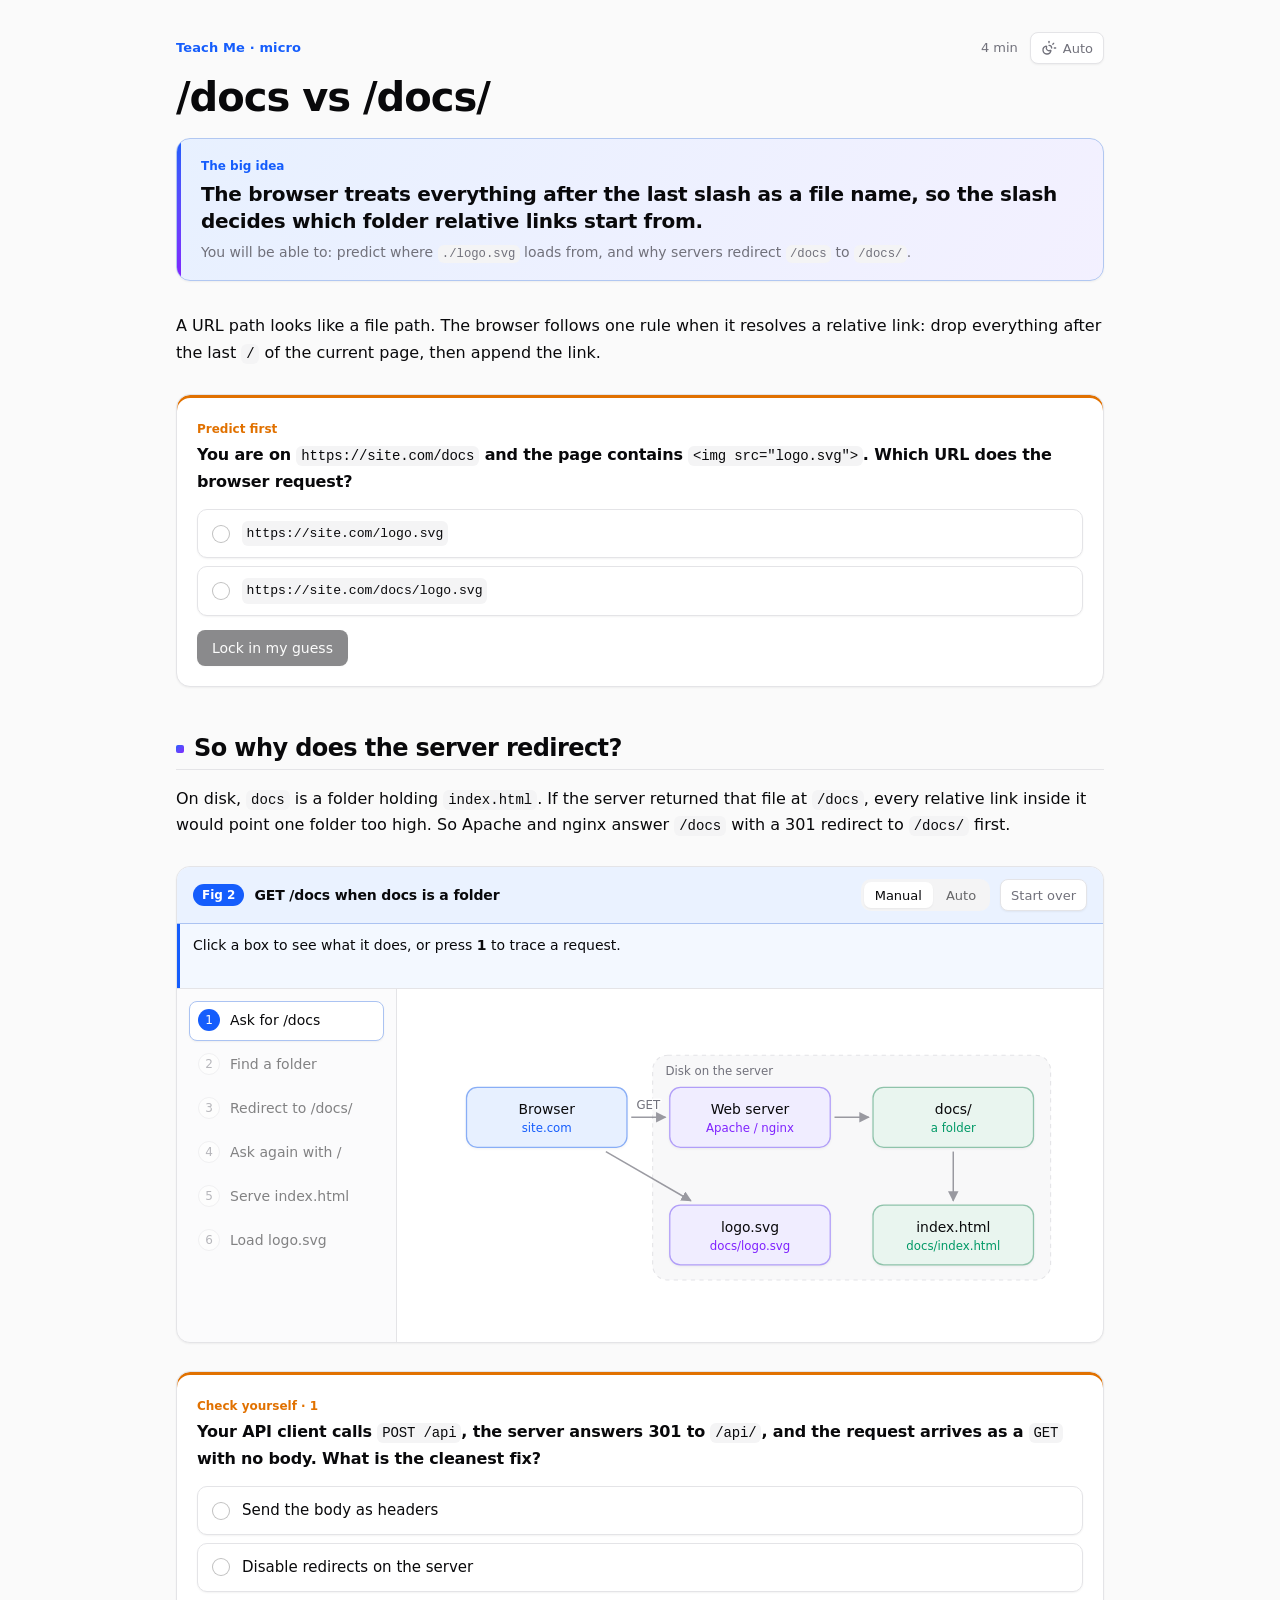
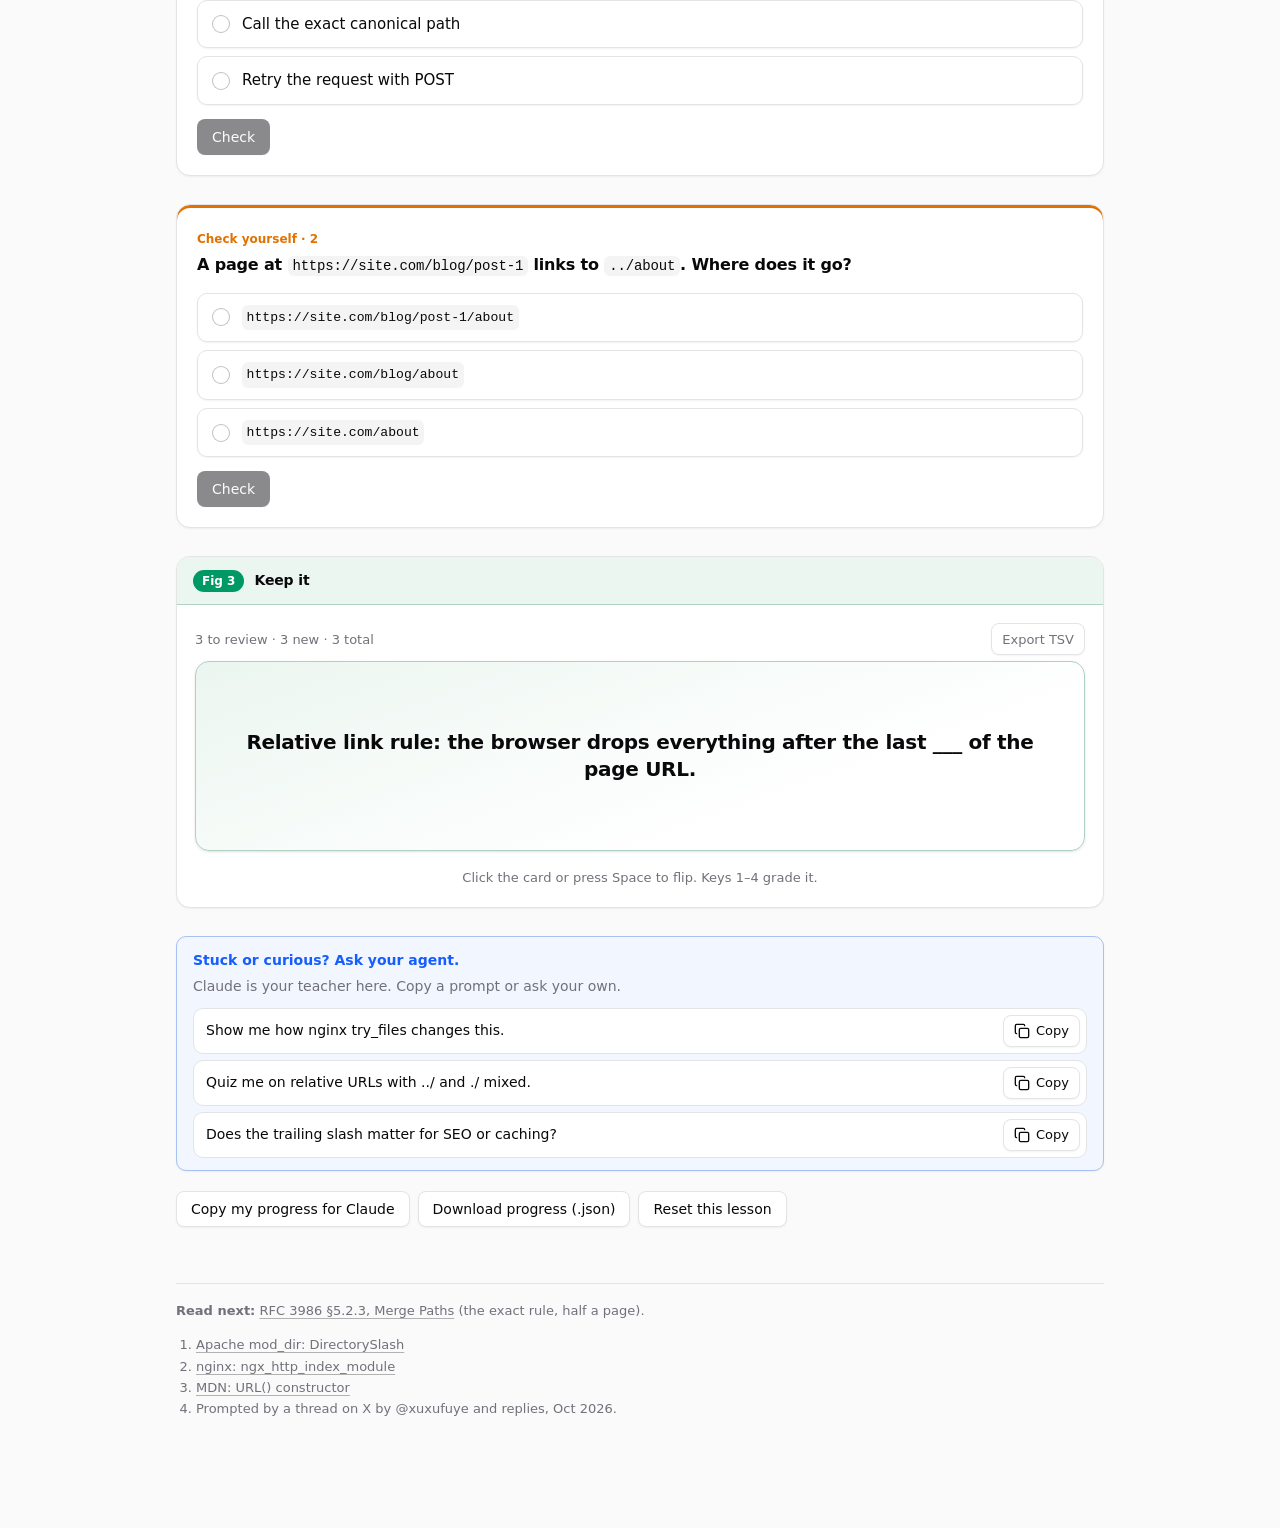
<file: templates/examples/micro-trailing-slash/index.html>
<!doctype html>
<html lang="en">
<head>
<meta charset="utf-8">
<meta name="viewport" content="width=device-width, initial-scale=1">
<title>The Trailing Slash</title>
<meta name="tm-lesson" content="trailing-slash">
<meta name="tm-format" content="micro">
<meta name="description" content="A trailing slash moves the folder that relative links start from.">
<style>
/* Teach Me runtime styles. Shipped with the plugin; lessons never rewrite this file.
   Look and tokens follow shadcn/ui (MIT, ui.shadcn.com): zinc theme, new-york-v4 component styles.
   Old token names (--paper, --panel, --ink, --line, --soft …) are kept so existing lessons keep working. */
:root {
  /* shadcn zinc, light */
  --paper: oklch(0.985 0 0);                 /* page: zinc-50, so white cards lift off it */
  --panel: oklch(1 0 0);                     /* card / background */
  --ink: oklch(0.141 0.005 285.823);         /* foreground */
  --muted: oklch(0.552 0.016 285.938);       /* muted-foreground */
  --line: oklch(0.92 0.004 286.32);          /* border / input */
  --soft: oklch(0.967 0.001 286.375);        /* muted / secondary / accent surface */
  --primary: oklch(0.21 0.006 285.885);
  --primary-fg: oklch(0.985 0 0);
  --ring: oklch(0.705 0.015 286.067);
  /* figure colours (Tailwind palette, as shadcn charts use) */
  --accent: oklch(0.546 0.245 262.881);      /* blue-600: the thing that moves / is active */
  --accent-soft: oklch(0.97 0.014 254.604);  /* blue-50 */
  --good: oklch(0.596 0.145 163.225);        /* emerald-600 */
  --good-soft: oklch(0.979 0.021 166.113);
  --bad: oklch(0.577 0.245 27.325);          /* shadcn destructive */
  --bad-soft: oklch(0.971 0.013 17.38);
  --warn: oklch(0.666 0.179 58.318);         /* amber-600 */
  --warn-soft: oklch(0.987 0.022 95.277);
  --code-bg: oklch(0.985 0 0);
  --m: oklch(0.546 0.245 262.881); --f: oklch(0.586 0.253 17.585); --n: oklch(0.596 0.145 163.225); /* German genders */
  --serif: ui-serif, "Iowan Old Style", "Palatino Linotype", Georgia, serif;
  --sans: "Geist", "Inter", system-ui, -apple-system, "Segoe UI", Roboto, sans-serif;
  --mono: "Geist Mono", ui-monospace, "Cascadia Code", "SF Mono", Consolas, monospace;
  --radius: 10px; --r: 14px;                 /* --radius = shadcn lg; cards use xl */
  --shadow-xs: 0 1px 2px 0 rgb(0 0 0 / .05);
  --shadow: 0 1px 3px 0 rgb(0 0 0 / .1), 0 1px 2px -1px rgb(0 0 0 / .1);
  --ease: cubic-bezier(.4, 0, .2, 1);
  --focus: 0 0 0 3px color-mix(in oklab, var(--ring) 50%, transparent);
  color-scheme: light;
}
@media (prefers-color-scheme: dark) {
  :root:not([data-theme="light"]) {
    --paper: oklch(0.141 0.005 285.823); --panel: oklch(0.21 0.006 285.885); --ink: oklch(0.985 0 0);
    --muted: oklch(0.705 0.015 286.067); --line: oklch(1 0 0 / 10%); --soft: oklch(0.274 0.006 286.033);
    --primary: oklch(0.92 0.004 286.32); --primary-fg: oklch(0.21 0.006 285.885); --ring: oklch(0.552 0.016 285.938);
    --accent: oklch(0.707 0.165 254.624); --accent-soft: oklch(0.282 0.091 267.935);
    --good: oklch(0.765 0.177 163.223); --good-soft: oklch(0.262 0.051 172.552);
    --bad: oklch(0.704 0.191 22.216); --bad-soft: oklch(0.258 0.092 26.042);
    --warn: oklch(0.828 0.189 84.429); --warn-soft: oklch(0.279 0.077 45.635); --code-bg: oklch(0.181 0.005 285.823);
    --m: oklch(0.707 0.165 254.624); --f: oklch(0.712 0.194 13.428); --n: oklch(0.765 0.177 163.223);
    --shadow-xs: 0 1px 2px 0 rgb(0 0 0 / .3); --shadow: 0 1px 3px 0 rgb(0 0 0 / .4), 0 1px 2px -1px rgb(0 0 0 / .4);
    color-scheme: dark;
  }
}
:root[data-theme="dark"] {
  --paper: oklch(0.141 0.005 285.823); --panel: oklch(0.21 0.006 285.885); --ink: oklch(0.985 0 0);
  --muted: oklch(0.705 0.015 286.067); --line: oklch(1 0 0 / 10%); --soft: oklch(0.274 0.006 286.033);
  --primary: oklch(0.92 0.004 286.32); --primary-fg: oklch(0.21 0.006 285.885); --ring: oklch(0.552 0.016 285.938);
  --accent: oklch(0.707 0.165 254.624); --accent-soft: oklch(0.282 0.091 267.935);
  --good: oklch(0.765 0.177 163.223); --good-soft: oklch(0.262 0.051 172.552);
  --bad: oklch(0.704 0.191 22.216); --bad-soft: oklch(0.258 0.092 26.042);
  --warn: oklch(0.828 0.189 84.429); --warn-soft: oklch(0.279 0.077 45.635); --code-bg: oklch(0.181 0.005 285.823);
  --m: oklch(0.707 0.165 254.624); --f: oklch(0.712 0.194 13.428); --n: oklch(0.765 0.177 163.223);
  --shadow-xs: 0 1px 2px 0 rgb(0 0 0 / .3); --shadow: 0 1px 3px 0 rgb(0 0 0 / .4), 0 1px 2px -1px rgb(0 0 0 / .4);
  color-scheme: dark;
}

* { box-sizing: border-box; }
[hidden] { display: none !important; }
html { -webkit-text-size-adjust: 100%; }
body { margin: 0; background: var(--paper); color: var(--ink); font: 16px/1.65 var(--sans); -webkit-font-smoothing: antialiased; text-rendering: optimizeLegibility; }
main.tm { max-width: 960px; margin: 0 auto; padding: 32px 16px 96px; }
h1, h2, h3 { line-height: 1.15; font-weight: 600; letter-spacing: -.025em; text-wrap: balance; }
h1 { font-size: clamp(30px, 5vw, 40px); font-weight: 700; margin: 10px 0 14px; }
h2 { font-size: 24px; margin: 48px 0 8px; padding-bottom: 6px; border-bottom: 1px solid var(--line); }
h3 { font-size: 19px; margin: 28px 0 6px; }
p { text-wrap: pretty; }
a { color: var(--ink); text-decoration: underline; text-decoration-color: color-mix(in oklab, var(--ink) 30%, transparent); text-underline-offset: 3px; transition: text-decoration-color .15s var(--ease); }
a:hover { text-decoration-color: var(--ink); }
code, kbd { font-family: var(--mono); font-size: .875em; font-weight: 500; background: var(--soft); border-radius: 6px; padding: .15em .35em; }
kbd { border: 1px solid var(--line); box-shadow: 0 1px 0 var(--line); font-size: .78em; }
pre { font-family: var(--mono); font-size: 14px; background: var(--code-bg); border: 1px solid var(--line); border-radius: var(--radius); padding: 14px 16px; overflow-x: auto; }
pre code { background: none; padding: 0; font-weight: 400; }
hr { border: 0; border-top: 1px solid var(--line); margin: 40px 0; }
button, select, input, textarea { font: inherit; color: inherit; }
:focus-visible { outline: none; box-shadow: var(--focus); }
a:focus-visible { border-radius: 4px; }
::selection { background: color-mix(in oklab, var(--accent) 25%, transparent); }
.tm-muted { color: var(--muted); }
.tm-ico { width: 16px; height: 16px; flex: none; pointer-events: none; }

/* Top bar */
.tm-top { display: flex; align-items: center; gap: 12px; font-size: 13px; color: var(--muted); }
.tm-top .tm-kicker { font-weight: 500; letter-spacing: .01em; }
.tm-top .tm-sp { flex: 1; }

/* Buttons: shadcn variants. .tm-btn = outline, .tm-primary = default, .tm-iconbtn = outline sm */
.tm-btn, .tm-iconbtn { display: inline-flex; align-items: center; justify-content: center; gap: 6px; white-space: nowrap; border: 1px solid var(--line); background: var(--panel); box-shadow: var(--shadow-xs); border-radius: 8px; height: 36px; padding: 0 14px; font-size: 14px; font-weight: 500; line-height: 1; cursor: pointer; transition: background-color .15s var(--ease), border-color .15s var(--ease), color .15s var(--ease), box-shadow .15s var(--ease), opacity .15s var(--ease); }
.tm-iconbtn { height: 32px; padding: 0 10px; font-size: 13px; gap: 6px; }
.tm-btn:hover:not([disabled]), .tm-iconbtn:hover:not([disabled]) { background: var(--soft); }
.tm-btn:active:not([disabled]), .tm-iconbtn:active:not([disabled]) { transform: translateY(.5px); }
.tm-btn[disabled], .tm-iconbtn[disabled] { opacity: .5; pointer-events: none; }
.tm-btn.tm-primary { background: var(--primary); border-color: transparent; color: var(--primary-fg); }
.tm-btn.tm-primary:hover:not([disabled]) { background: color-mix(in oklab, var(--primary) 90%, transparent); }
:root[data-theme="dark"] :is(.tm-btn:not(.tm-primary), .tm-iconbtn) { background: color-mix(in oklab, white 4.5%, transparent); border-color: oklch(1 0 0 / 15%); }
@media (prefers-color-scheme: dark) { :root:not([data-theme="light"]) :is(.tm-btn:not(.tm-primary), .tm-iconbtn) { background: color-mix(in oklab, white 4.5%, transparent); border-color: oklch(1 0 0 / 15%); } }

/* Segmented control = shadcn Tabs list */
.tm-seg { display: inline-flex; align-items: center; height: 32px; padding: 3px; gap: 2px; border-radius: var(--radius); background: var(--soft); color: var(--muted); }
.tm-seg button { height: 100%; border: 1px solid transparent; background: transparent; border-radius: 7px; padding: 0 10px; font-size: 13px; font-weight: 500; cursor: pointer; color: color-mix(in oklab, var(--ink) 60%, transparent); transition: color .15s var(--ease), background-color .15s var(--ease), box-shadow .15s var(--ease); }
.tm-seg button:hover { color: var(--ink); }
.tm-seg button[aria-pressed="true"] { background: var(--panel); color: var(--ink); box-shadow: var(--shadow-xs); }
:root[data-theme="dark"] .tm-seg button[aria-pressed="true"] { background: oklch(1 0 0 / 8%); border-color: oklch(1 0 0 / 12%); }
@media (prefers-color-scheme: dark) { :root:not([data-theme="light"]) .tm-seg button[aria-pressed="true"] { background: oklch(1 0 0 / 8%); border-color: oklch(1 0 0 / 12%); } }

/* Badge */
.tm-badge, .tm-fig { display: inline-flex; align-items: center; height: 22px; padding: 0 8px; border-radius: 999px; font: 500 12px var(--sans); font-variant-numeric: tabular-nums; background: var(--soft); color: var(--muted); white-space: nowrap; }
.tm-fig { border: 1px solid var(--line); background: transparent; }

/* Big idea */
.tm-bigidea { position: relative; background: var(--panel); border: 1px solid var(--line); border-radius: var(--r); box-shadow: var(--shadow-xs); padding: 18px 20px 18px 24px; margin: 18px 0 32px; overflow: hidden; }
.tm-bigidea::before { content: ""; position: absolute; inset: 0 auto 0 0; width: 4px; background: var(--accent); }
.tm-bigidea strong:first-child { display: block; font-size: 12px; font-weight: 500; color: var(--muted); margin-bottom: 4px; }
.tm-bigidea p { margin: 0; font-size: 20px; font-weight: 600; letter-spacing: -.015em; line-height: 1.35; }
.tm-bigidea .tm-win { font-size: 14px; font-weight: 400; letter-spacing: 0; color: var(--muted); margin-top: 8px; }

/* Card frame for figures and widgets (shadcn Card) */
.tm-card { background: var(--panel); border: 1px solid var(--line); border-radius: var(--r); box-shadow: var(--shadow-xs); margin: 28px 0; overflow: hidden; }
.tm-card-head { display: flex; gap: 10px; align-items: center; flex-wrap: wrap; padding: 12px 16px; border-bottom: 1px solid var(--line); font-size: 13px; color: var(--muted); }
.tm-card-head b { color: var(--ink); font-weight: 600; font-size: 14px; letter-spacing: -.01em; }
.tm-card-head .tm-sp { flex: 1; }
.tm-card-body { padding: 16px; }
.tm-hint { min-height: calc(2 * 1.55em + 22px); font-size: 14px; line-height: 1.55; padding: 11px 16px; color: var(--ink); background: color-mix(in oklab, var(--soft) 55%, transparent); border-bottom: 1px solid var(--line); }
.tm-hint b { font-weight: 600; }

/* Player controls */
.tm-controls { display: flex; flex-wrap: wrap; gap: 8px; align-items: center; padding: 10px 12px; border-top: 1px solid var(--line); font-size: 14px; }
.tm-controls .tm-btn { width: 32px; height: 32px; padding: 0; }
.tm-controls .tm-sp { flex: 1; }

/* Range slider (shadcn Slider look): --v is set by the runtime */
input[type=range] { -webkit-appearance: none; appearance: none; height: 16px; background: transparent; cursor: pointer; margin: 0; }
input[type=range]::-webkit-slider-runnable-track { height: 6px; border-radius: 999px; background: linear-gradient(to right, var(--primary) var(--v, 50%), var(--soft) var(--v, 50%)); }
input[type=range]::-moz-range-track { height: 6px; border-radius: 999px; background: var(--soft); }
input[type=range]::-moz-range-progress { height: 6px; border-radius: 999px; background: var(--primary); }
input[type=range]::-webkit-slider-thumb { -webkit-appearance: none; width: 16px; height: 16px; margin-top: -5px; border-radius: 50%; background: #fff; border: 1px solid var(--primary); box-shadow: var(--shadow); transition: box-shadow .15s var(--ease); }
input[type=range]::-moz-range-thumb { width: 14px; height: 14px; border-radius: 50%; background: #fff; border: 1px solid var(--primary); box-shadow: var(--shadow); }
input[type=range]:hover::-webkit-slider-thumb, input[type=range]:focus-visible::-webkit-slider-thumb { box-shadow: 0 0 0 4px color-mix(in oklab, var(--ring) 50%, transparent); }
input[type=range]:focus-visible { box-shadow: none; }
.tm-scrub { flex: 1; min-width: 120px; }

/* Select and text input (shadcn Select trigger / Input) */
.tm-select, .tm-input { width: 100%; height: 36px; padding: 0 12px; border: 1px solid var(--line); border-radius: 8px; background-color: transparent; box-shadow: var(--shadow-xs); font-size: 14px; color: var(--ink); transition: border-color .15s var(--ease), box-shadow .15s var(--ease); }
.tm-input { font-family: var(--mono); }
.tm-select { -webkit-appearance: none; appearance: none; padding-right: 34px; cursor: pointer; background-image: url("data:image/svg+xml,%3Csvg xmlns='http://www.w3.org/2000/svg' width='16' height='16' viewBox='0 0 24 24' fill='none' stroke='%2371717a' stroke-width='2' stroke-linecap='round' stroke-linejoin='round'%3E%3Cpath d='m6 9 6 6 6-6'/%3E%3C/svg%3E"); background-repeat: no-repeat; background-position: right 10px center; }
.tm-select option { background: var(--panel); color: var(--ink); }
.tm-select:hover, .tm-input:hover { border-color: color-mix(in oklab, var(--ring) 70%, transparent); }
.tm-select:focus-visible, .tm-input:focus-visible { border-color: var(--ring); }

/* Step buttons (scene / machine) */
.tm-scene { display: grid; grid-template-columns: 220px 1fr; }
.tm-steps { display: flex; flex-direction: column; gap: 4px; padding: 12px; border-right: 1px solid var(--line); background: color-mix(in oklab, var(--soft) 35%, transparent); }
.tm-step { position: relative; display: flex; gap: 10px; align-items: center; text-align: left; width: 100%; border: 1px solid transparent; background: transparent; border-radius: 8px; padding: 7px 10px 9px 8px; cursor: pointer; font-size: 14px; font-weight: 500; line-height: 1.3; color: var(--ink); overflow: hidden; transition: background-color .15s var(--ease), border-color .15s var(--ease), color .2s var(--ease), opacity .2s var(--ease), box-shadow .2s var(--ease); }
.tm-step::after { content: ""; position: absolute; left: 0; bottom: 0; height: 2px; width: calc(var(--p, 0) * 100%); background: var(--accent); opacity: 0; transition: opacity .2s var(--ease); }
.tm-step .tm-num { position: relative; flex: none; width: 22px; height: 22px; border-radius: 50%; display: grid; place-items: center; border: 1px solid var(--line); background: var(--panel); font: 500 12px var(--sans); font-variant-numeric: tabular-nums; color: var(--muted); transition: background-color .2s var(--ease), color .2s var(--ease), border-color .2s var(--ease); }
.tm-step:hover:not([disabled]) { background: var(--soft); }
.tm-step[disabled] { cursor: default; opacity: .5; }
.tm-step.tm-next:not([disabled]) { background: var(--panel); border-color: var(--line); box-shadow: var(--shadow-xs); }
.tm-step.tm-next:not([disabled]) .tm-num { background: var(--primary); border-color: transparent; color: var(--primary-fg); }
.tm-step.tm-next:not([disabled]) .tm-num::before { content: ""; position: absolute; inset: -4px; border-radius: 50%; border: 2px solid var(--ring); opacity: 0; animation: tm-ping 1.8s var(--ease) infinite; }
@keyframes tm-ping { 0% { transform: scale(.85); opacity: .7; } 80%, 100% { transform: scale(1.35); opacity: 0; } }
.tm-step.tm-now { background: var(--panel); border-color: var(--line); box-shadow: var(--shadow-xs); opacity: 1; }
.tm-step.tm-now::after { opacity: 1; }
.tm-step.tm-now .tm-num { background: var(--accent); border-color: transparent; color: #fff; }
.tm-step.tm-done { color: var(--muted); opacity: 1; }
.tm-step.tm-done .tm-num { font-size: 0; background: var(--good-soft); border-color: color-mix(in oklab, var(--good) 35%, transparent); color: var(--good); }
.tm-step.tm-done .tm-num::after { content: ""; width: 12px; height: 12px; background: currentColor; -webkit-mask: url("data:image/svg+xml,%3Csvg xmlns='http://www.w3.org/2000/svg' viewBox='0 0 24 24' fill='none' stroke='black' stroke-width='3' stroke-linecap='round' stroke-linejoin='round'%3E%3Cpath d='M20 6 9 17l-5-5'/%3E%3C/svg%3E") center / contain no-repeat; mask: url("data:image/svg+xml,%3Csvg xmlns='http://www.w3.org/2000/svg' viewBox='0 0 24 24' fill='none' stroke='black' stroke-width='3' stroke-linecap='round' stroke-linejoin='round'%3E%3Cpath d='M20 6 9 17l-5-5'/%3E%3C/svg%3E") center / contain no-repeat; }
.tm-stage { position: relative; min-height: 260px; display: grid; place-items: center; padding: 16px; }
.tm-stage svg { width: 100%; height: auto; max-height: 520px; overflow: visible; }
.tm-chips { display: flex; flex-wrap: wrap; gap: 6px; padding: 0 16px 14px; }
.tm-chips:empty { display: none; }
.tm-chip { display: inline-flex; align-items: center; gap: 6px; height: 24px; font: 12px var(--mono); color: var(--muted); border: 1px solid var(--line); border-radius: 6px; padding: 0 8px; background: var(--panel); transition: background-color .2s var(--ease), border-color .2s var(--ease), color .2s var(--ease); }
.tm-chip b { font-weight: 500; color: var(--ink); }
.tm-chip.tm-hot { border-color: color-mix(in oklab, var(--accent) 40%, transparent); background: var(--accent-soft); color: var(--accent); }
.tm-chip.tm-hot b { color: var(--accent); }
.tm-sound { position: absolute; font: italic 700 20px var(--serif); color: var(--accent); pointer-events: none; transform: rotate(-6deg); opacity: 0; transition: opacity .2s; }
@media (max-width: 720px) {
  .tm-scene { grid-template-columns: 1fr; }
  .tm-steps { flex-direction: row; overflow-x: auto; border-right: 0; border-bottom: 1px solid var(--line); scrollbar-width: none; }
  .tm-step { flex: none; width: auto; }
}

/* SVG helpers used by scenes and diagrams */
.tm-svg text { font-family: var(--sans); }
.tm-svg text:not([fill]) { fill: var(--ink); }
.tm-svg .lbl { font-size: 13px; font-weight: 500; }
.tm-svg .sub { font-size: 11px; }
.tm-svg .sub:not([fill]) { fill: var(--muted); }
.tm-svg .ink { stroke: var(--ink); fill: none; stroke-width: 1.4; stroke-linejoin: round; stroke-linecap: round; }
.tm-svg .box { fill: var(--panel); stroke: var(--line); stroke-width: 1.4; }
.tm-svg :not(g).hot { stroke: var(--accent) !important; }
.tm-svg .hotfill { fill: var(--accent-soft) !important; }
.tm-svg .accent { fill: var(--accent); }
.tm-svg .edge { stroke: var(--muted); stroke-width: 1.4; fill: none; opacity: .7; transition: stroke .2s var(--ease), opacity .2s var(--ease); }
.tm-svg .edge.hot { stroke-width: 2.2; opacity: 1; }
.tm-svg .zone { fill: color-mix(in oklab, var(--soft) 60%, transparent); stroke: var(--line); stroke-dasharray: 4 4; }
.tm-svg .node { cursor: pointer; }
.tm-svg .node rect { fill: var(--panel); stroke: var(--line); stroke-width: 1.2; transition: stroke .2s var(--ease), fill .2s var(--ease); filter: drop-shadow(0 1px 1px rgb(0 0 0 / .05)); }
.tm-svg .node:hover rect { stroke: var(--ring); }
.tm-svg .node.hot rect { stroke: var(--accent); fill: var(--accent-soft); stroke-width: 1.6; }
.tm-svg .packet { fill: var(--accent); }

/* Code stepper */
.tm-stepper { display: grid; grid-template-columns: minmax(0, 1.4fr) minmax(0, 1fr); }
.tm-code { position: relative; font: 13.5px/1.7 var(--mono); background: var(--code-bg); border-right: 1px solid var(--line); overflow: auto; max-height: 460px; padding: 12px 0; counter-reset: ln; }
.tm-code .ln { display: block; white-space: pre; padding: 0 14px 0 52px; position: relative; transition: background-color .2s var(--ease), box-shadow .2s var(--ease); }
.tm-code .ln::before { counter-increment: ln; content: counter(ln); position: absolute; left: 0; width: 36px; text-align: right; color: var(--muted); opacity: .55; }
.tm-code .ln.tm-cur { background: var(--accent-soft); box-shadow: inset 2px 0 var(--accent); }
.tm-code .ln.tm-cur::before { color: var(--accent); opacity: 1; }
.tm-code .ln.tm-click { cursor: pointer; }
.tm-code .ln.tm-click:hover { background: var(--soft); }
.tm-code .ln.tm-right { background: var(--good-soft); box-shadow: inset 2px 0 var(--good); }
.tm-code .ln.tm-wrong { background: var(--bad-soft); box-shadow: inset 2px 0 var(--bad); }
.tm-side { display: flex; flex-direction: column; min-width: 0; }
.tm-side h4 { margin: 0; padding: 8px 14px; font: 500 12px var(--sans); color: var(--muted); border-bottom: 1px solid var(--line); background: color-mix(in oklab, var(--soft) 40%, transparent); }
.tm-vars { width: 100%; border-collapse: collapse; font: 13px var(--mono); }
.tm-vars td { padding: 5px 14px; border-bottom: 1px solid var(--line); vertical-align: top; word-break: break-word; transition: background-color .3s var(--ease), color .3s var(--ease); }
.tm-vars td:first-child { color: var(--muted); width: 40%; }
.tm-vars tr.tm-changed td:last-child { background: var(--accent-soft); color: var(--accent); font-weight: 600; animation: tm-flash .6s var(--ease); }
@keyframes tm-flash { from { background: color-mix(in oklab, var(--accent) 30%, transparent); } }
.tm-console { flex: 1; min-height: 90px; margin: 0; border: 0; border-radius: 0; background: oklch(0.141 0.005 285.823); color: oklch(0.871 0.006 286.286); font-size: 13px; white-space: pre-wrap; }
.tm-note { padding: 11px 16px; font-size: 14px; border-top: 1px solid var(--line); background: color-mix(in oklab, var(--soft) 55%, transparent); min-height: 3.2em; }
.tm-params { display: flex; flex-wrap: wrap; gap: 10px; padding: 10px 16px; border-top: 1px solid var(--line); font-size: 14px; align-items: center; }
.tm-params label { display: inline-flex; gap: 6px; align-items: center; font: 13px var(--mono); }
.tm-params input { font: 13px var(--mono); width: 7em; height: 30px; padding: 0 8px; border: 1px solid var(--line); border-radius: 6px; background: var(--panel); box-shadow: var(--shadow-xs); color: var(--ink); }
.tm-params input:focus-visible { border-color: var(--ring); }
@media (max-width: 720px) { .tm-stepper { grid-template-columns: 1fr; } .tm-code { border-right: 0; border-bottom: 1px solid var(--line); } }

/* Sim */
.tm-sim-inputs { display: grid; gap: 14px; padding: 14px 16px; border-top: 1px solid var(--line); }
.tm-sim-inputs label { display: grid; grid-template-columns: minmax(110px, 180px) 1fr 90px; gap: 14px; align-items: center; font-size: 14px; font-weight: 500; }
.tm-sim-inputs input[type=range] { width: 100%; }
.tm-sim-inputs output { font: 500 13px var(--mono); text-align: right; font-variant-numeric: tabular-nums; }

/* Quiz and predict (options look like shadcn RadioGroup items in cards) */
.tm-quiz { padding: 20px; }
.tm-quiz .tm-q { font-weight: 600; font-size: 16px; letter-spacing: -.01em; margin: 0 0 14px; }
.tm-quiz .tm-qn { font: 500 12px var(--sans); color: var(--muted); display: inline-flex; margin-bottom: 6px; }
.tm-opts { display: grid; gap: 8px; }
.tm-opt { position: relative; display: flex; align-items: center; gap: 12px; text-align: left; border: 1px solid var(--line); background: var(--panel); border-radius: var(--radius); padding: 11px 14px; font-size: 15px; cursor: pointer; box-shadow: var(--shadow-xs); transition: background-color .15s var(--ease), border-color .15s var(--ease), box-shadow .15s var(--ease), opacity .2s var(--ease); }
.tm-opt::before { content: ""; flex: none; width: 16px; height: 16px; border-radius: 50%; border: 1px solid color-mix(in oklab, var(--ink) 25%, transparent); background: var(--panel); transition: border-color .15s var(--ease), box-shadow .15s var(--ease), background-color .15s var(--ease); }
.tm-opt:hover:not([disabled]) { background: color-mix(in oklab, var(--soft) 70%, transparent); }
.tm-opt[aria-pressed="true"] { border-color: var(--primary); }
.tm-opt[aria-pressed="true"]::before { border-color: var(--primary); background: var(--primary); box-shadow: inset 0 0 0 3px var(--panel); }
.tm-opt.tm-right { border-color: color-mix(in oklab, var(--good) 60%, var(--panel)); background: var(--good-soft); }
.tm-opt.tm-right::before { border-color: var(--good); background: var(--good); box-shadow: inset 0 0 0 3px var(--good-soft); }
.tm-opt.tm-wrong { border-color: color-mix(in oklab, var(--bad) 60%, var(--panel)); background: var(--bad-soft); }
.tm-opt.tm-wrong::before { border-color: var(--bad); background: var(--bad); box-shadow: inset 0 0 0 3px var(--bad-soft); }
.tm-opt[disabled] { cursor: default; }
.tm-opt[disabled]:not(.tm-right):not(.tm-wrong) { opacity: .6; }
.tm-why { margin-top: 14px; padding: 12px 16px; border-radius: var(--radius); border: 1px solid var(--line); font-size: 14px; line-height: 1.55; background: var(--soft); animation: tm-in .25s var(--ease); }
.tm-why.tm-good { background: var(--good-soft); border-color: color-mix(in oklab, var(--good) 30%, transparent); }
.tm-why.tm-bad { background: var(--bad-soft); border-color: color-mix(in oklab, var(--bad) 30%, transparent); }
.tm-quiz .tm-actions { margin-top: 14px; display: flex; gap: 8px; }
.tm-reveal[hidden] { display: none; }
.tm-reveal:not([hidden]) { animation: tm-in .35s var(--ease); }
@keyframes tm-in { from { opacity: 0; transform: translateY(4px); } }

/* Flashcards */
.tm-cards { padding: 18px; }
.tm-flash { perspective: 1200px; margin: 6px 0 16px; cursor: pointer; }
.tm-flash-inner { display: grid; min-height: 190px; transition: transform .5s cubic-bezier(.3, .7, .2, 1); transform-style: preserve-3d; }
.tm-flash.tm-flipped .tm-flash-inner { transform: rotateY(180deg); }
.tm-face { grid-area: 1 / 1; display: grid; place-items: center; text-align: center; padding: 24px; border: 1px solid var(--line); border-radius: var(--r); background: var(--panel); box-shadow: var(--shadow); backface-visibility: hidden; font-size: 20px; font-weight: 600; letter-spacing: -.015em; line-height: 1.35; }
.tm-face small { display: block; font: 400 14px/1.5 var(--sans); letter-spacing: 0; color: var(--muted); margin-top: 8px; }
.tm-face mark { background: var(--accent-soft); color: var(--accent); border-radius: 4px; padding: 0 .2em; }
.tm-back { transform: rotateY(180deg); background: color-mix(in oklab, var(--soft) 50%, var(--panel)); }
.tm-grades { display: flex; gap: 8px; justify-content: center; flex-wrap: wrap; }
.tm-deckbar { display: flex; gap: 12px; align-items: center; font-size: 13px; color: var(--muted); margin-bottom: 4px; }
.tm-deckbar .tm-sp { flex: 1; }

/* Gender colouring for language lessons */
.g-m { color: var(--m); font-weight: 600; } .g-f { color: var(--f); font-weight: 600; } .g-n { color: var(--n); font-weight: 600; }

/* Speak button (icon button, ghost) */
.tm-say { display: inline-grid; place-items: center; border: 1px solid var(--line); background: var(--panel); box-shadow: var(--shadow-xs); border-radius: 8px; width: 28px; height: 28px; padding: 0; cursor: pointer; vertical-align: middle; margin-left: 4px; color: var(--muted); transition: background-color .15s var(--ease), color .15s var(--ease), border-color .15s var(--ease); }
.tm-say .tm-ico { width: 14px; height: 14px; }
.tm-say:hover { background: var(--soft); color: var(--ink); }
.tm-say.tm-speaking { border-color: color-mix(in oklab, var(--accent) 40%, transparent); background: var(--accent-soft); color: var(--accent); }

/* Glossary term (shadcn Tooltip) */
.tm-term { text-decoration: underline dotted; text-decoration-color: var(--muted); text-underline-offset: 4px; cursor: help; position: relative; }
.tm-term:hover::after, .tm-term:focus::after { content: attr(data-def); position: absolute; left: 0; top: calc(100% + 6px); z-index: 20; width: max-content; max-width: min(300px, 80vw); background: var(--primary); color: var(--primary-fg); font-size: 12px; line-height: 1.5; padding: 6px 10px; border-radius: 6px; font-weight: 400; letter-spacing: 0; text-transform: none; animation: tm-pop .15s var(--ease); pointer-events: none; }
@keyframes tm-pop { from { opacity: 0; transform: translateY(-2px) scale(.96); } }

/* Callouts (shadcn Alert), tables, mistakes */
.tm-callout { border: 1px solid var(--line); background: var(--panel); border-radius: var(--radius); padding: 12px 16px; margin: 20px 0; font-size: 14px; line-height: 1.6; box-shadow: var(--shadow-xs); }
.tm-callout > b:first-child { display: block; font-weight: 600; margin-bottom: 2px; }
.tm-callout.tm-warn { border-color: color-mix(in oklab, var(--warn) 40%, transparent); background: var(--warn-soft); }
table.tm-table { border-collapse: collapse; width: 100%; font-size: 14px; margin: 18px 0; }
table.tm-table th, table.tm-table td { border-bottom: 1px solid var(--line); padding: 9px 10px; text-align: left; vertical-align: top; }
table.tm-table th { height: 40px; font-weight: 500; color: var(--muted); vertical-align: middle; }
table.tm-table tbody tr { transition: background-color .15s var(--ease); }
table.tm-table tbody tr:hover { background: color-mix(in oklab, var(--soft) 50%, transparent); }
.tm-cols { display: grid; grid-template-columns: repeat(auto-fit, minmax(240px, 1fr)); gap: 16px; }

/* Explain-back, ask, save, sources */
.tm-explain textarea { width: 100%; min-height: 110px; font: inherit; font-size: 15px; padding: 10px 12px; border: 1px solid var(--line); border-radius: var(--radius); background: transparent; box-shadow: var(--shadow-xs); color: var(--ink); resize: vertical; transition: border-color .15s var(--ease), box-shadow .15s var(--ease); }
.tm-explain textarea:focus-visible { border-color: var(--ring); }
.tm-ask { list-style: none; padding: 0; margin: 0; display: grid; gap: 6px; }
.tm-ask li { display: flex; gap: 10px; align-items: center; border: 1px solid var(--line); border-radius: var(--radius); padding: 6px 6px 6px 12px; background: var(--panel); font-size: 14px; transition: background-color .15s var(--ease); }
.tm-ask li:hover { background: color-mix(in oklab, var(--soft) 50%, var(--panel)); }
.tm-ask li span { flex: 1; }
.tm-save { display: flex; flex-wrap: wrap; gap: 8px; }
.tm-sources { font-size: 13px; color: var(--muted); border-top: 1px solid var(--line); margin-top: 56px; padding-top: 16px; }
.tm-sources a { color: var(--muted); }
.tm-sources a:hover { color: var(--ink); }
.tm-sources ol { padding-left: 20px; }
.tm-nav { display: flex; justify-content: space-between; gap: 12px; margin-top: 24px; font-size: 15px; }
.tm-toast { position: fixed; bottom: 20px; left: 50%; transform: translateX(-50%); background: var(--panel); color: var(--ink); border: 1px solid var(--line); box-shadow: 0 10px 15px -3px rgb(0 0 0 / .1), 0 4px 6px -4px rgb(0 0 0 / .1); padding: 10px 16px; border-radius: var(--radius); font-size: 14px; font-weight: 500; z-index: 50; animation: tm-toast .25s var(--ease); }
@keyframes tm-toast { from { opacity: 0; transform: translate(-50%, 8px); } }

@media (prefers-reduced-motion: reduce) {
  *, *::before, *::after { animation: none !important; transition: none !important; }
}
@media print {
  .tm-controls, .tm-top button, .tm-save, .tm-ask button { display: none !important; }
  body { background: #fff; }
  .tm-card { box-shadow: none; break-inside: avoid; }
}

/* ---------- Colour layer ----------
   shadcn components stay; colour comes from three sources:
   1. dark ink panels (code, console) for black/white contrast,
   2. a tone per card kind (figure blue, code violet, sim cyan, quiz amber, cards emerald),
   3. toned diagram nodes and zones (node.tone / zone.tone, else by column).
   Override any card with data-tone="blue|violet|emerald|amber|rose|cyan" on its mount element. */
:root {
  --blue: oklch(0.546 0.245 262.881); --violet: oklch(0.541 0.281 293.009); --emerald: oklch(0.596 0.145 163.225);
  --amber: oklch(0.666 0.179 58.318); --rose: oklch(0.586 0.253 17.585); --cyan: oklch(0.609 0.126 221.723);
  --inkpanel: oklch(0.21 0.006 285.885); --inkpanel-fg: oklch(0.92 0.004 286.32); --inkpanel-line: oklch(1 0 0 / 10%);
  --t: var(--blue);
}
@media (prefers-color-scheme: dark) { :root:not([data-theme="light"]) {
  --blue: oklch(0.707 0.165 254.624); --violet: oklch(0.702 0.183 293.541); --emerald: oklch(0.765 0.177 163.223);
  --amber: oklch(0.828 0.189 84.429); --rose: oklch(0.712 0.194 13.428); --cyan: oklch(0.789 0.154 211.53);
  --inkpanel: oklch(0.12 0.004 285.823); } }
:root[data-theme="dark"] {
  --blue: oklch(0.707 0.165 254.624); --violet: oklch(0.702 0.183 293.541); --emerald: oklch(0.765 0.177 163.223);
  --amber: oklch(0.828 0.189 84.429); --rose: oklch(0.712 0.194 13.428); --cyan: oklch(0.789 0.154 211.53);
  --inkpanel: oklch(0.12 0.004 285.823); }

.tm-card { --t: var(--blue); --t-soft: color-mix(in oklab, var(--t) 9%, var(--panel)); --t-line: color-mix(in oklab, var(--t) 28%, var(--line)); }
.tm-card:has(.tm-stepper), .tm-card:has(.tm-code) { --t: var(--violet); }
.tm-card:has(.tm-sim-inputs) { --t: var(--cyan); }
.tm-card.tm-quiz, .tm-card:has(.tm-explain) { --t: var(--amber); }
.tm-card.tm-quiz { box-shadow: inset 0 3px var(--t), var(--shadow-xs); }
.tm-card:has(.tm-cards) { --t: var(--emerald); }
.tone-blue, [data-tone="blue"] .tm-card { --t: var(--blue); } .tone-violet, [data-tone="violet"] .tm-card { --t: var(--violet); }
.tone-emerald, [data-tone="emerald"] .tm-card { --t: var(--emerald); } .tone-amber, [data-tone="amber"] .tm-card { --t: var(--amber); }
.tone-rose, [data-tone="rose"] .tm-card { --t: var(--rose); } .tone-cyan, [data-tone="cyan"] .tm-card { --t: var(--cyan); }

/* Card head: tinted strip, coloured figure badge */
.tm-card-head { background: var(--t-soft); border-bottom-color: var(--t-line); }
.tm-card-head .tm-fig { background: var(--t); border-color: transparent; color: var(--panel); font-weight: 600; }
.tm-hint { background: color-mix(in oklab, var(--t) 5%, var(--panel)); box-shadow: inset 3px 0 var(--t); }
.tm-quiz .tm-qn { color: var(--t); font-weight: 600; }

/* Steps rail: next = filled tone, now = tone, done = green check (unchanged) */
.tm-step.tm-next:not([disabled]) .tm-num { background: var(--t); color: var(--panel); }
.tm-step.tm-next:not([disabled]) .tm-num::before { border-color: var(--t); }
.tm-step.tm-now, .tm-step.tm-next:not([disabled]) { border-color: var(--t-line); }
.tm-step.tm-now .tm-num { background: var(--t); color: var(--panel); }
.tm-step::after { background: var(--t); }
.tm-chip.tm-hot { border-color: color-mix(in oklab, var(--t) 40%, transparent); background: var(--t-soft); color: var(--t); }
.tm-chip.tm-hot b { color: var(--t); }
input[type=range]::-webkit-slider-runnable-track { background: linear-gradient(to right, var(--t) var(--v, 50%), var(--soft) var(--v, 50%)); }
input[type=range]::-moz-range-progress { background: var(--t); }
input[type=range]::-webkit-slider-thumb { border-color: var(--t); }
input[type=range]::-moz-range-thumb { border-color: var(--t); }

/* Dark ink panels: code, spot-the-bug, pre */
.tm-code, pre { background: var(--inkpanel); color: var(--inkpanel-fg); border-color: var(--inkpanel-line); }
.tm-code .ln.tm-cur { background: color-mix(in oklab, var(--violet) 26%, transparent); box-shadow: inset 3px 0 var(--violet); }
.tm-code .ln.tm-cur::before { color: oklch(0.811 0.111 293.571); }
.tm-code .ln.tm-click:hover { background: oklch(1 0 0 / 6%); }
.tm-code .ln.tm-right { background: color-mix(in oklab, var(--emerald) 28%, transparent); }
.tm-code .ln.tm-wrong { background: color-mix(in oklab, var(--rose) 28%, transparent); }
.tm-code .ln::before { color: oklch(0.552 0.016 285.938); }
.tm-side h4 { background: var(--t-soft); color: var(--t); font-weight: 600; }
.tm-vars tr.tm-changed td:last-child { background: var(--t-soft); color: var(--t); }

/* Answers, cards and big idea */
.tm-opt[aria-pressed="true"] { border-color: var(--t); }
.tm-opt[aria-pressed="true"]::before { border-color: var(--t); background: var(--t); }
.tm-face:not(.tm-back) { background: linear-gradient(160deg, var(--t-soft), var(--panel) 70%); border-color: var(--t-line); }
.tm-face mark { background: var(--t-soft); color: var(--t); }
.tm-bigidea { background: linear-gradient(120deg, color-mix(in oklab, var(--blue) 10%, var(--panel)), color-mix(in oklab, var(--violet) 8%, var(--panel))); border-color: color-mix(in oklab, var(--blue) 25%, var(--line)); }
.tm-bigidea::before { background: linear-gradient(var(--blue), var(--violet)); }
.tm-bigidea strong:first-child { color: var(--blue); font-weight: 600; }
.tm-top .tm-kicker { color: var(--blue); font-weight: 600; }
.tm-callout:not(.tm-warn) { border-color: color-mix(in oklab, var(--blue) 30%, var(--line)); background: color-mix(in oklab, var(--blue) 6%, var(--panel)); }
.tm-callout:not(.tm-warn) > b:first-child { color: var(--blue); }
.tm-callout.tm-warn > b:first-child { color: var(--amber); }
h2::before { content: ""; display: inline-block; width: 8px; height: 8px; border-radius: 2px; margin: 0 10px 3px 0; background: linear-gradient(135deg, var(--blue), var(--violet)); }

/* Diagram nodes and zones: tinted fill, toned stroke and label */
.tm-svg .node[class*="tone-"] rect { fill: color-mix(in oklab, var(--t) 10%, var(--panel)); stroke: color-mix(in oklab, var(--t) 45%, var(--line)); }
.tm-svg .node[class*="tone-"] .sub { fill: var(--t); }
.tm-svg .node[class*="tone-"]:hover rect { stroke: var(--t); }
.tm-svg .node.hot rect { fill: color-mix(in oklab, var(--t) 18%, var(--panel)) !important; stroke: var(--t) !important; stroke-width: 2; filter: drop-shadow(0 0 6px color-mix(in oklab, var(--t) 45%, transparent)); }
.tm-svg .node.hot text { stroke: none; }
.tm-svg .zone[class*="tone-"] { fill: color-mix(in oklab, var(--t) 5%, transparent); stroke: color-mix(in oklab, var(--t) 40%, transparent); }
.tm-svg .packet { fill: var(--rose); filter: drop-shadow(0 0 4px color-mix(in oklab, var(--rose) 60%, transparent)); }

.tm-back { background: linear-gradient(160deg, color-mix(in oklab, var(--t) 14%, var(--panel)), var(--panel) 75%); border-color: var(--t-line); }
@media (max-width: 720px) { .tm-steps { -webkit-mask-image: linear-gradient(to right, #000 85%, transparent); mask-image: linear-gradient(to right, #000 85%, transparent); } }

/* Wrong/right beat the selected-tone ring */
.tm-opt.tm-right { border-color: color-mix(in oklab, var(--good) 60%, var(--panel)); }
.tm-opt.tm-right::before { border-color: var(--good); background: var(--good); }
.tm-opt.tm-wrong { border-color: color-mix(in oklab, var(--bad) 60%, var(--panel)); }
.tm-opt.tm-wrong::before { border-color: var(--bad); background: var(--bad); }
/* Opt-in halo for labels that sit over lines, water or bars: <text class="halo">. Not global: on light shapes in dark mode a panel-coloured halo smears. */
.tm-svg text.halo { paint-order: stroke; stroke: var(--panel); stroke-width: 3px; stroke-linejoin: round; }

/* Responsive: every block fills the content column; on phones wide figures scroll sideways
   instead of shrinking, so figure text never drops below ~10px. */
@media (max-width: 720px) {
  .tm-stage { display: block; overflow-x: auto; overscroll-behavior-x: contain; padding: 12px; }
  .tm-stage svg { min-width: calc(var(--vbw, 560) * 1px); max-height: none; }
  .tm-stage::-webkit-scrollbar { height: 6px; } .tm-stage::-webkit-scrollbar-thumb { background: var(--line); border-radius: 3px; }
}

/* highlights + notes (tm.js setupNotes) */
mark.tm-hl { background: color-mix(in oklab, var(--warn) 28%, transparent); color: inherit; border-radius: 2px; padding: 0 1px; cursor: pointer; box-decoration-break: clone; -webkit-box-decoration-break: clone; }
mark.tm-hl.tm-hasnote { border-bottom: 2px solid var(--warn); }
mark.tm-hl:hover { background: color-mix(in oklab, var(--warn) 42%, transparent); }
.tm-hlbar { position: absolute; z-index: 60; display: flex; gap: 4px; padding: 4px; background: var(--panel); border: 1px solid var(--line); border-radius: var(--radius); box-shadow: 0 10px 15px -3px rgb(0 0 0 / .1), 0 4px 6px -4px rgb(0 0 0 / .1); animation: tm-pop .15s var(--ease); }
.tm-hlbar[hidden] { display: none; }
.tm-hlnote { display: grid; gap: 8px; padding: 6px; width: min(320px, calc(100vw - 32px)); }
.tm-hlnote q { font-size: 13px; color: var(--muted); }
.tm-hlnote textarea { width: 100%; font: inherit; font-size: 14px; padding: 8px; border: 1px solid var(--line); border-radius: 6px; background: var(--paper); color: var(--ink); resize: vertical; }
@media print { .tm-hlbar { display: none; } }

</style>
</head>
<body>
<main class="tm">
  <div class="tm-top"><span class="tm-kicker">Teach Me · micro</span><span class="tm-sp"></span><span>4 min</span><button class="tm-iconbtn" type="button" data-tm-theme></button></div>
  <h1>/docs vs /docs/</h1>
  <section class="tm-bigidea">
    <strong>The big idea</strong>
    <p>The browser treats everything after the last slash as a file name, so the slash decides which folder relative links start from.</p>
    <p class="tm-win">You will be able to: predict where <code>./logo.svg</code> loads from, and why servers redirect <code>/docs</code> to <code>/docs/</code>.</p>
  </section>

  <p>A URL path looks like a file path. The browser follows one rule when it resolves a relative link: drop everything after the last <code>/</code> of the current page, then append the link.</p>

  <div data-tm="predict"><script type="application/json">{
    "q": "You are on <code>https://site.com/docs</code> and the page contains <code>&lt;img src=\"logo.svg\"&gt;</code>. Which URL does the browser request?",
    "options": ["<code>https://site.com/logo.svg</code>", "<code>https://site.com/docs/logo.svg</code>"],
    "answer": 0,
    "shuffle": false,
    "why": ["<code>docs</code> comes after the last slash, so the browser treats it as a file and drops it.", "Without a trailing slash, <code>docs</code> counts as a file name, not a folder, so it gets dropped."]
  }</script></div>
  <div class="tm-reveal" hidden>
    <div data-tm="sim"><script type="application/json">{
      "name": "resolve", "title": "The browser's URL resolver (live, using the real URL API)",
      "hint": "Change the page URL or the link. The arrow shows what the browser actually fetches.",
      "inputs": [
        {"id": "base", "label": "Page URL", "options": ["https://site.com/docs", "https://site.com/docs/", "https://site.com/docs/index.html", "https://site.com/docs/guide/intro"], "value": "https://site.com/docs"},
        {"id": "href", "label": "Link in the page", "type": "text", "value": "logo.svg"}
      ]
    }</script></div>
  </div>

  <h2>So why does the server redirect?</h2>
  <p>On disk, <code>docs</code> is a folder holding <code>index.html</code>. If the server returned that file at <code>/docs</code>, every relative link inside it would point one folder too high. So Apache and nginx answer <code>/docs</code> with a 301 redirect to <code>/docs/</code> first.</p>

  <div data-tm="diagram"><script type="application/json">{
    "title": "GET /docs when docs is a folder", "fig": 2,
    "nodes": [
      {"id": "browser", "label": "Browser", "sub": "site.com", "col": 0, "row": 0, "tip": "Resolves relative links against the URL it ends up on."},
      {"id": "server", "label": "Web server", "sub": "Apache / nginx", "col": 1, "row": 0, "tip": "Maps the URL path onto files and folders on disk."},
      {"id": "folder", "label": "docs/", "sub": "a folder", "col": 2, "row": 0, "tip": "A folder can't be sent as a page; its index file can."},
      {"id": "index", "label": "index.html", "sub": "docs/index.html", "col": 2, "row": 1, "tip": "The default file a server serves for a folder URL ending in /."},
      {"id": "logo", "label": "logo.svg", "sub": "docs/logo.svg", "col": 1, "row": 1, "tip": "Found only if relative links resolve against /docs/."}
    ],
    "zones": [{"label": "Disk on the server", "nodes": ["folder", "index", "logo"]}],
    "edges": [
      {"from": "browser", "to": "server", "label": "GET"},
      {"from": "server", "to": "folder"},
      {"from": "folder", "to": "index"},
      {"from": "browser", "to": "logo"}
    ],
    "steps": [
      {"label": "Ask for /docs", "hint": "The browser requests <code>GET /docs</code>.", "path": ["browser", "server"]},
      {"label": "Find a folder", "hint": "The server sees that <code>docs</code> is a folder, not a file.", "path": ["server", "folder"]},
      {"label": "Redirect to /docs/", "hint": "It answers <b>301 Moved Permanently</b>, <code>Location: /docs/</code>. One extra round trip.", "path": ["server", "browser"], "chips": [{"k": "status", "v": "301", "hot": true}, {"k": "Location", "v": "/docs/"}]},
      {"label": "Ask again with /", "hint": "The browser requests <code>GET /docs/</code>.", "path": ["browser", "server", "folder"]},
      {"label": "Serve index.html", "hint": "A folder URL ending in <code>/</code> gets its index file.", "path": ["folder", "index"], "chips": [{"k": "status", "v": "200"}, {"k": "file", "v": "docs/index.html", "hot": true}]},
      {"label": "Load logo.svg", "hint": "Now <code>logo.svg</code> resolves to <code>/docs/logo.svg</code> and exists.", "path": ["browser", "logo"], "chips": [{"k": "fetch", "v": "/docs/logo.svg", "hot": true}]}
    ]
  }</script></div>

  <div data-tm="quiz"><script type="application/json">{
    "q": "Your API client calls <code>POST /api</code>, the server answers 301 to <code>/api/</code>, and the request arrives as a <code>GET</code> with no body. What is the cleanest fix?",
    "options": ["Call the exact canonical path", "Retry the request with POST", "Disable redirects on the server", "Send the body as headers"],
    "answer": 0,
    "why": ["Calling the path the server expects skips the redirect entirely, so nothing gets rewritten.", "The retry still hits the same 301, and many clients turn the POST into a GET again.", "That hides the mismatch and can break every relative link on folder pages.", "Headers are not a body; this only works around the symptom badly."],
    "explain": "Clients may change POST to GET on a 301. That is how people lose afternoons to <code>/api</code> vs <code>/api/</code>."
  }</script></div>

  <div data-tm="quiz"><script type="application/json">{
    "q": "A page at <code>https://site.com/blog/post-1</code> links to <code>../about</code>. Where does it go?",
    "options": ["<code>https://site.com/about</code>", "<code>https://site.com/blog/about</code>", "<code>https://site.com/blog/post-1/about</code>"],
    "answer": 0,
    "why": ["The base folder is <code>/blog/</code>, and <code>..</code> climbs one level from there to <code>/</code>.", "That would be the result for <code>./about</code>, not <code>../about</code>.", "<code>post-1</code> has no trailing slash, so it counts as a file and gets dropped first."]
  }</script></div>

  <div data-tm="cards"><script type="application/json">{
    "deck": "web-urls", "title": "Keep it",
    "cards": [
      {"front": "Relative link rule: the browser drops everything after the last ___ of the page URL.", "back": "slash ( / )"},
      {"front": "Why does a server redirect /docs to /docs/?", "back": "docs is a folder; without the slash, relative links inside its index.html would resolve one level too high."},
      {"front": "On <code>/a/b</code>, <code>./c</code> resolves to…", "back": "<code>/a/c</code>"}
    ]
  }</script></div>

  <div data-tm="ask"><script type="application/json">{"prompts": ["Show me how nginx try_files changes this.", "Quiz me on relative URLs with ../ and ./ mixed.", "Does the trailing slash matter for SEO or caching?"]}</script></div>
  <div data-tm="save"></div>

  <footer class="tm-sources">
    <b>Read next:</b> <a href="https://datatracker.ietf.org/doc/html/rfc3986#section-5.2.3">RFC 3986 §5.2.3, Merge Paths</a> (the exact rule, half a page).
    <ol>
      <li><a href="https://httpd.apache.org/docs/2.4/mod/mod_dir.html#directoryslash">Apache mod_dir: DirectorySlash</a></li>
      <li><a href="https://nginx.org/en/docs/http/ngx_http_index_module.html">nginx: ngx_http_index_module</a></li>
      <li><a href="https://developer.mozilla.org/en-US/docs/Web/API/URL/URL">MDN: URL() constructor</a></li>
      <li>Prompted by a thread on X by @xuxufuye and replies, Oct 2026.</li>
    </ol>
  </footer>
</main>
<script>
/* Teach Me runtime. Shipped with the plugin; lessons never rewrite this file.
   Components are elements with data-tm="<name>" holding one <script type="application/json"> config.
   Custom figures register with tm.scene(), tm.sim() or tm.trace() before DOMContentLoaded. */
(() => {
  'use strict';
  const tm = (window.tm = window.tm || {});
  const Q = new URLSearchParams(location.search);
  const REDUCED = Q.get('reduced') === '1' || matchMedia('(prefers-reduced-motion: reduce)').matches;
  const NS = 'http://www.w3.org/2000/svg';
  tm.scenes = tm.scenes || {}; tm.sims = tm.sims || {}; tm.traces = tm.traces || {};
  tm.scene = (name, def) => (tm.scenes[name] = def);
  tm.sim = (name, def) => (tm.sims[name] = def);
  tm.trace = (name, fn) => (tm.traces[name] = fn);
  tm.players = [];
  tm.reduced = REDUCED;
  tm.pageErrors = [];
  addEventListener('error', (e) => tm.pageErrors.push(String(e.message || e.error)));
  addEventListener('unhandledrejection', (e) => tm.pageErrors.push('unhandled rejection: ' + (e.reason?.message || e.reason)));

  /* ---------- small helpers ---------- */
  const clamp = (v, a, b) => Math.min(b, Math.max(a, v));
  const lerp = (a, b, t) => a + (b - a) * t;
  const ease = (t) => (t < 0.5 ? 4 * t * t * t : 1 - Math.pow(-2 * t + 2, 3) / 2);
  const h = (tag, attrs = {}, ...kids) => {
    const el = document.createElement(tag);
    for (const [k, v] of Object.entries(attrs)) {
      if (v == null || v === false) continue;
      if (k === 'class') el.className = v;
      else if (k === 'text') el.textContent = v;
      else if (k === 'html') el.innerHTML = v;
      else if (k.startsWith('on')) el.addEventListener(k.slice(2), v);
      else el.setAttribute(k, v === true ? '' : v);
    }
    for (const kid of kids.flat()) if (kid != null) el.append(kid.nodeType ? kid : document.createTextNode(String(kid)));
    return el;
  };
  const svg = (tag, attrs = {}, parent) => {
    const el = document.createElementNS(NS, tag);
    for (const [k, v] of Object.entries(attrs)) if (v != null) el.setAttribute(k, v);
    if (parent) parent.append(el);
    return el;
  };
  // Isometric projection: x right-down, y left-down, z up. Unit = px.
  const iso = (x, y, z = 0) => [(x - y) * 0.866, (x + y) * 0.5 - z];
  const hash = (s) => { let x = 2166136261; for (const c of String(s)) x = Math.imul(x ^ c.charCodeAt(0), 16777619); return x >>> 0; };
  const shuffleIdx = (n, seed) => { const a = [...Array(n).keys()]; let s = seed || 1; for (let i = n - 1; i > 0; i--) { s = Math.imul(s ^ (s >>> 15), 2246822507) >>> 0; const j = s % (i + 1); [a[i], a[j]] = [a[j], a[i]]; } return a; };
  const esc = (s) => String(s).replace(/[&<>"]/g, (c) => ({ '&': '&amp;', '<': '&lt;', '>': '&gt;', '"': '&quot;' }[c]));
  const toast = (msg) => { const t = h('div', { class: 'tm-toast', role: 'status', text: msg }); document.body.append(t); setTimeout(() => t.remove(), 1800); };
  // Lucide icons (ISC licence, lucide.dev), inlined so lessons stay one file.
  const ICON_PATHS = {
    play: '<path d="M5 5a2 2 0 0 1 3.008-1.728l11.997 6.998a2 2 0 0 1 .003 3.458l-12 7A2 2 0 0 1 5 19z"/>',
    pause: '<rect x="14" y="3" width="5" height="18" rx="1"/><rect x="5" y="3" width="5" height="18" rx="1"/>',
    prev: '<path d="m15 18-6-6 6-6"/>', next: '<path d="m9 18 6-6-6-6"/>',
    reset: '<path d="M3 12a9 9 0 1 0 9-9 9.75 9.75 0 0 0-6.74 2.74L3 8"/><path d="M3 3v5h5"/>',
    volume: '<path d="M11 4.702a.705.705 0 0 0-1.203-.498L6.413 7.587A1.4 1.4 0 0 1 5.416 8H3a1 1 0 0 0-1 1v6a1 1 0 0 0 1 1h2.416a1.4 1.4 0 0 1 .997.413l3.383 3.384A.705.705 0 0 0 11 19.298z"/><path d="M16 9a5 5 0 0 1 0 6"/><path d="M19.364 18.364a9 9 0 0 0 0-12.728"/>',
    copy: '<rect width="14" height="14" x="8" y="8" rx="2" ry="2"/><path d="M4 16c-1.1 0-2-.9-2-2V4c0-1.1.9-2 2-2h10c1.1 0 2 .9 2 2"/>',
    sun: '<circle cx="12" cy="12" r="4"/><path d="M12 2v2"/><path d="M12 20v2"/><path d="m4.93 4.93 1.41 1.41"/><path d="m17.66 17.66 1.41 1.41"/><path d="M2 12h2"/><path d="M20 12h2"/><path d="m6.34 17.66-1.41 1.41"/><path d="m19.07 4.93-1.41 1.41"/>',
    moon: '<path d="M20.985 12.486a9 9 0 1 1-9.473-9.472c.405-.022.617.46.402.803a6 6 0 0 0 8.268 8.268c.344-.215.825-.004.803.401"/>',
    highlight: '<path d="m9 11-6 6v3h9l3-3"/><path d="m22 12-4.6 4.6a2 2 0 0 1-2.8 0l-5.2-5.2a2 2 0 0 1 0-2.8L14 4"/>',
    x: '<path d="M18 6 6 18"/><path d="m6 6 12 12"/>',
    note: '<path d="M13.4 2H6a2 2 0 0 0-2 2v16a2 2 0 0 0 2 2h12a2 2 0 0 0 2-2v-7.4"/><path d="M2 6h4"/><path d="M2 10h4"/><path d="M2 14h4"/><path d="M2 18h4"/><path d="M21.378 5.626a1 1 0 1 0-3.004-3.004l-5.01 5.012a2 2 0 0 0-.506.854l-.837 2.87a.5.5 0 0 0 .62.62l2.87-.837a2 2 0 0 0 .854-.506z"/>',
    auto: '<path d="M12 2v2"/><path d="M14.837 16.385a6 6 0 1 1-7.223-7.222c.624-.147.97.66.715 1.248a4 4 0 0 0 5.26 5.259c.589-.255 1.396.09 1.248.715"/><path d="M16 12a4 4 0 0 0-4-4"/><path d="m19 5-1.256 1.256"/><path d="M20 12h2"/>'
  };
  const icon = (n) => '<svg class="tm-ico" viewBox="0 0 24 24" fill="none" stroke="currentColor" stroke-width="2" stroke-linecap="round" stroke-linejoin="round" aria-hidden="true">' + ICON_PATHS[n] + '</svg>';
  const fillRange = (r) => r.style.setProperty('--v', ((r.value - r.min) / ((r.max - r.min) || 1)) * 100 + '%');
  tm.icon = icon;
  const copy = async (text) => { try { await navigator.clipboard.writeText(text); toast('Copied'); } catch { prompt('Copy this:', text); } };
  const download = (name, text, type = 'application/json') => { const a = h('a', { href: URL.createObjectURL(new Blob([text], { type })), download: name }); document.body.append(a); a.click(); a.remove(); };
  Object.assign(tm, { h, svg, iso, clamp, lerp, ease, hash, copy, toast });

  /* ---------- storage (page must work without it) ---------- */
  const store = {
    get(k, d) { try { const v = localStorage.getItem(k); return v == null ? d : JSON.parse(v); } catch { return d; } },
    set(k, v) { try { localStorage.setItem(k, JSON.stringify(v)); } catch {} },
  };
  const lessonId = document.querySelector('meta[name="tm-lesson"]')?.content
    || (document.title || 'lesson').toLowerCase().replace(/[^a-z0-9]+/g, '-').replace(/^-|-$/g, '');
  const PKEY = 'tm:' + lessonId;
  const progress = store.get(PKEY, null) || { v: 1, lessonId, title: document.title, steps: {}, quiz: {}, predictions: {}, cards: {}, explain: {} };
  const saveProgress = () => { progress.updated = new Date().toISOString(); store.set(PKEY, progress); };
  tm.progress = progress;
  tm.store = store;

  /* ---------- Player: one clock for steps (scenes, diagrams, steppers) ---------- */
  class Player {
    constructor(o) {
      this.steps = o.steps; this.onFrame = o.onFrame; this.onState = o.onState || (() => {});
      this.i = -1; this.p = 1; this.playing = false; this.auto = !!o.auto; this.speed = 1;
      this.hold = 0; this.holdStep = o.holdStep ?? 0.35; this.loopGap = o.loopGap ?? 3;
      this.visible = true; this.raf = 0; this.id = o.id;
      tm.players.push(this);
    }
    get n() { return this.steps.length; }
    dur(i) { return REDUCED ? 0.001 : Math.max(0.001, this.steps[i]?.dur ?? 1); }
    total() { return this.steps.reduce((s, st) => s + (st.dur ?? 1), 0); }
    render() { this.onFrame(this.i, this.p); this.onState(); }
    goto(i, p = 1) { this.stop(); this.restarting = false; this.hold = 0; this.i = clamp(i, -1, this.n - 1); this.p = p; this.render(); }
    reset() { this.goto(-1, 1); }
    run(i) { this.i = i; this.p = 0; this.hold = 0; this.playing = true; this.render(); this.loop(); }
    next() { if (this.i < this.n - 1) this.run(this.i + 1); }
    play() { this.auto = true; if (this.i >= this.n - 1 && this.p >= 1) this.i = -1, this.p = 1; this.playing = true; this.hold = 0; this.loop(); this.onState(); }
    stop() { this.playing = false; this.onState(); }
    loop() {
      if (this.raf) return;
      let last = performance.now();
      const tick = (now) => {
        const dt = clamp((now - last) / 1000, 0, 1 / 30) * this.speed; last = now;
        if (!this.playing) { this.raf = 0; return; }
        if (this.visible) this.advance(dt);
        this.raf = requestAnimationFrame(tick);
      };
      this.raf = requestAnimationFrame(tick);
    }
    advance(dt) {
      if (this.hold > 0) { this.hold -= dt; return; }
      if (this.i === -1 || (this.p >= 1 && this.auto)) {
        if (this.i >= this.n - 1) { // finished the loop: rest, then start over
          if (this.restarting) { this.restarting = false; this.i = -1; this.p = 1; this.render(); this.hold = 0.5; return; }
          this.restarting = true; this.hold = this.loopGap; return;
        }
        this.i += 1; this.p = 0; this.render();
        return;
      }
      this.p = Math.min(1, this.p + dt / this.dur(this.i));
      this.render();
      if (this.p >= 1) {
        if (this.auto) this.hold = REDUCED ? 1.2 : this.holdStep + (this.steps[this.i]?.hold ?? 0);
        else this.stop();
      }
    }
    seek(t) { // replay the timeline from zero to time t (seconds, real playback time at speed 1)
      this.stop(); let acc = 0;
      for (let i = 0; i < this.n; i++) {
        const d = this.steps[i].dur ?? 1;
        if (t <= acc + d) { this.i = i; this.p = d ? clamp((t - acc) / d, 0, 1) : 1; this.render(); return; }
        acc += d;
      }
      this.i = this.n - 1; this.p = 1; this.render();
    }
  }
  tm.Player = Player;
  tm.seek = (t, idx = 0) => tm.players[idx]?.seek(t);
  // Jump detection for the critic: scrub at dt steps, flag frames whose motion is far above their neighbours.
  tm.scan = (idx = 0, dt = 0.1) => {
    const pl = tm.players[idx]; if (!pl) return { error: 'no player' };
    const root = pl.stage || document;
    let els = [...root.querySelectorAll('[data-track]')];
    if (!els.length) els = [...root.querySelectorAll('svg g, svg circle, svg rect, svg path')].filter((e) => !e.closest('.tm-ico')).slice(0, 200); // UI icons are not figure parts
    // Hidden parts don't count: something that fades out and reappears elsewhere is a cut, not a jump.
    const shown = (e) => { const cs = getComputedStyle(e); return cs.display !== 'none' && cs.visibility !== 'hidden' && +cs.opacity > 0.05 && e.getAttribute('opacity') !== '0'; };
    const pos = () => els.map((e) => { if (!shown(e)) return null; const r = e.getBoundingClientRect(); return [r.x, r.y, r.width, r.height]; });
    const deltas = []; let prev = null;
    for (let t = 0; t <= pl.total() + 1e-9; t += dt) {
      pl.seek(t); const cur = pos();
      if (prev) deltas.push({ t: +t.toFixed(2), d: cur.reduce((s, c, i) => (c && prev[i] ? s + Math.abs(c[0] - prev[i][0]) + Math.abs(c[1] - prev[i][1]) + Math.abs(c[2] - prev[i][2]) + Math.abs(c[3] - prev[i][3]) : s), 0) });
      prev = cur;
    }
    const jumps = deltas.filter((f, i) => {
      const nb = deltas.slice(Math.max(0, i - 3), i).concat(deltas.slice(i + 1, i + 4)).map((x) => x.d).sort((a, b) => a - b);
      const med = nb[Math.floor(nb.length / 2)] || 0;
      return f.d > 40 && f.d > 3 * Math.max(med, 4);
    });
    pl.reset();
    return { frames: deltas.length, tracked: els.length, jumps };
  };

  const watchVisible = (el, pl) => {
    if (!('IntersectionObserver' in window)) return;
    new IntersectionObserver(([e]) => { pl.visible = e.isIntersecting; if (e.isIntersecting && pl.autoStartWhenVisible) { pl.autoStartWhenVisible = false; pl.play(); } }, { threshold: 0.25 }).observe(el);
  };
  const cardKeys = (card, pl, onSpace) => {
    card.tabIndex = 0;
    card.addEventListener('keydown', (e) => {
      if (e.target.closest('input, textarea, select') || e.altKey || e.ctrlKey || e.metaKey) return;
      if (e.key === 'ArrowRight') { pl.goto(pl.i + 1); e.preventDefault(); }
      else if (e.key === 'ArrowLeft') { pl.goto(pl.i - 1); e.preventDefault(); }
      else if (e.key === ' ' || e.key === 'Enter') { if (e.target !== card) return; onSpace(); e.preventDefault(); }
      else if (e.key.toLowerCase() === 'r') pl.reset();
      else if (/^[1-9]$/.test(e.key)) { const b = card.querySelectorAll('.tm-step')[+e.key - 1]; if (b && !b.disabled) { b.click(); e.preventDefault(); } } // digit = press that step button
    });
  };
  let figN = 0, uidN = 0;
  const TONES = ['blue', 'violet', 'emerald', 'amber', 'cyan', 'rose'];
  const figNum = (cfg) => { if (typeof cfg.fig === 'number') figN = Math.max(figN, cfg.fig); return cfg.fig || ++figN; };
  const cardHead = (cfg, extra = []) => h('div', { class: 'tm-card-head' }, h('span', { class: 'tm-fig', text: 'Fig ' + figNum(cfg) }), h('b', { text: cfg.title || '' }), h('span', { class: 'tm-sp' }), ...extra);
  const modeKey = (kind) => 'tm:mode:' + kind;
  const modeToggle = (kind, pl, def) => {
    const forced = Q.get('auto'); let auto = forced != null ? forced === '1' : store.get(modeKey(kind), def) === 'auto';
    const bM = h('button', { type: 'button', text: 'Manual' }), bA = h('button', { type: 'button', text: 'Auto' });
    const seg = h('span', { class: 'tm-seg', role: 'group', 'aria-label': 'Play mode' }, bM, bA);
    const set = (a, persist) => { auto = a; pl.auto = a; bM.setAttribute('aria-pressed', !a); bA.setAttribute('aria-pressed', a); if (persist) store.set(modeKey(kind), a ? 'auto' : 'manual'); if (a) pl.play(); else pl.goto(pl.i, 1); };
    bM.onclick = () => set(false, true); bA.onclick = () => set(true, true);
    bM.setAttribute('aria-pressed', !auto); bA.setAttribute('aria-pressed', auto); pl.auto = auto;
    return { seg, get auto() { return auto; } };
  };
  const speedSeg = (pl) => {
    const opts = [0.5, 1, 2]; const btns = opts.map((s) => h('button', { type: 'button', text: s + '×', 'aria-pressed': s === 1, onclick: () => { pl.speed = s; btns.forEach((b, i) => b.setAttribute('aria-pressed', opts[i] === s)); } }));
    return h('span', { class: 'tm-seg', role: 'group', 'aria-label': 'Speed' }, ...btns);
  };
  const chipsInto = (box, chips) => {
    box.replaceChildren(...(chips || []).map((c) => h('span', { class: 'tm-chip' + (c.hot ? ' tm-hot' : '') }, (c.k ?? c.label) + ' ', h('b', { text: c.v ?? c.value }))));
  };
  const recordStep = (id, i, n) => { const s = (progress.steps[id] ||= { reached: -1, total: n }); if (i > s.reached) { s.reached = i; s.total = n; saveProgress(); } };

  /* ---------- scene: step buttons, manual/auto, hint, chips, speed badge ---------- */
  function mountScene(el, cfg, def) {
    def = def || tm.scenes[cfg.name];
    if (!def) throw new Error('scene "' + cfg.name + '" is not registered (tm.scene)');
    const id = cfg.id || 'scene-' + (cfg.name || cfg.title || ++uidN);
    const steps = cfg.steps.map((s) => ({ ...s, dur: s.dur ?? 1.2 }));
    const stage = h('div', { class: 'tm-stage' });
    const hint = h('div', { class: 'tm-hint', 'aria-live': 'polite' });
    const chips = h('div', { class: 'tm-chips', 'aria-live': 'polite' });
    const badge = h('span', { class: 'tm-badge', hidden: true });
    const startOver = h('button', { class: 'tm-iconbtn', type: 'button', text: 'Start over' });
    const sound = h('div', { class: 'tm-sound', 'aria-hidden': 'true' });
    stage.append(sound);
    const stepBtns = steps.map((s, k) => h('button', { class: 'tm-step', type: 'button' }, h('span', { class: 'tm-num', text: k + 1 }), h('span', { text: s.label })));
    const col = h('div', { class: 'tm-steps', role: 'group', 'aria-label': 'Steps' }, ...stepBtns);
    let pl;
    const ctx = def.setup(stage, { svg, iso, h, cfg });
    const restHint = cfg.restHint || 'Press <b>1</b> to start.';
    const showSound = (s) => {
      if (!s) { sound.style.opacity = 0; return; }
      sound.textContent = s.text; sound.style.left = (s.x ?? 50) + '%'; sound.style.top = (s.y ?? 20) + '%'; sound.style.opacity = 1;
    };
    // Reserve the tallest step hint for the current width, so the figure never shifts when hint length changes.
    let fitW = 0;
    const fitHint = () => {
      const keep = hint.innerHTML; let m = 0; hint.style.minHeight = '';
      for (const t of [restHint, ...steps.map((st) => st.hint || st.label)]) { hint.innerHTML = t; m = Math.max(m, hint.offsetHeight); }
      hint.innerHTML = keep; hint.style.minHeight = m + 'px'; fitW = hint.offsetWidth;
    };
    const onFrame = (i, p) => {
      if (hint.offsetWidth && hint.offsetWidth !== fitW) fitHint();
      const out = def.frame(ctx, i, p) || {};
      chipsInto(chips, out.chips);
      showSound(out.sound ?? (i >= 0 && p < 1 && steps[i].sound ? { text: steps[i].sound, ...(steps[i].soundAt || {}) } : null));
      const s = steps[i];
      hint.innerHTML = out.hint ?? (i < 0 ? restHint : (s.hint || s.label));
      if (s && s.seconds && s.dur && !REDUCED) {
        const r = s.seconds / s.dur;
        badge.textContent = r >= 1 ? '×' + (r >= 10 ? Math.round(r) : +r.toFixed(1)) : '×1/' + Math.round(1 / r);
        badge.hidden = badge.textContent === '×1' || badge.textContent === '×1/1';
        badge.title = 'Real time ' + s.seconds + ' s, shown in ' + s.dur + ' s';
      } else badge.hidden = true;
      stepBtns.forEach((b, k) => b.style.setProperty('--p', k < i ? 1 : k === i ? p : 0));
      if (i >= 0) recordStep(id, i, steps.length);
    };
    const onState = () => {
      stepBtns.forEach((b, k) => {
        const done = k < pl.i || (k === pl.i && pl.p >= 1);
        const now = k === pl.i && pl.p < 1;
        const isNext = !pl.playing && ((pl.i === -1 && k === 0) || (k === pl.i + 1 && pl.p >= 1));
        b.classList.toggle('tm-done', done && !now); b.classList.toggle('tm-now', now); b.classList.toggle('tm-next', isNext);
        b.disabled = pl.auto ? false : !isNext;
        b.setAttribute('aria-current', now ? 'step' : 'false');
      });
    };
    pl = new Player({ steps, onFrame, onState, id, loopGap: cfg.loopGap });
    pl.stage = stage;
    stepBtns.forEach((b, k) => (b.onclick = () => { if (mode.auto) { pl.stop(); mode.seg.children[0].click(); } pl.goto(k - 1); pl.run(k); }));
    startOver.onclick = () => pl.reset();
    const mode = modeToggle('scene', pl, cfg.mode || 'manual');
    const card = h('div', { class: 'tm-card tm-scene-card' },
      cardHead(cfg, [badge, mode.seg, startOver]), hint,
      h('div', { class: 'tm-scene' }, col, stage), chips);
    el.replaceChildren(card);
    cardKeys(card, pl, () => pl.next());
    watchVisible(card, pl);
    const qs = Q.get('step');
    if (qs != null) pl.goto(+qs - 1, 1); else pl.reset();
    if (mode.auto && qs == null) pl.autoStartWhenVisible = true;
    pl.autoOnReveal = () => mode.auto;
    return pl;
  }

  /* ---------- diagram: JSON spec -> SVG boxes and arrows, with a step-through trace ---------- */
  function mountDiagram(el, cfg) {
    const CW = cfg.cellW || 190, CH = cfg.cellH || 110, NW = cfg.nodeW || 150, NH = cfg.nodeH || 56, PAD = 30;
    const nodes = Object.fromEntries(cfg.nodes.map((n) => [n.id, { ...n, cx: PAD + n.col * CW + CW / 2, cy: PAD + 20 + n.row * CH + CH / 2 }]));
    const cols = Math.max(...cfg.nodes.map((n) => n.col)) + 1, rows = Math.max(...cfg.nodes.map((n) => n.row)) + 1;
    const W = PAD * 2 + cols * CW, H = PAD * 2 + 20 + rows * CH;
    const edgeKey = (a, b) => a + '>' + b;
    const def = {
      setup(stage) {
        const s = svg('svg', { viewBox: `0 0 ${W} ${H}`, class: 'tm-svg', role: 'img', 'aria-label': cfg.title || 'diagram' }, stage);
        const defs = svg('defs', {}, s);
        const mk = (id, cls) => { const m = svg('marker', { id, viewBox: '0 0 10 10', refX: 9, refY: 5, markerWidth: 7, markerHeight: 7, orient: 'auto-start-reverse' }, defs); svg('path', { d: 'M0,0 L10,5 L0,10 z', class: cls }, m); };
        const uid = 'd' + hash(cfg.title + Math.random()); mk(uid + 'a', 'tm-arrow'); mk(uid + 'h', 'tm-arrow-hot');
        const st = document.createElement('style'); st.textContent = `.tm-arrow{fill:var(--muted)}.tm-arrow-hot{fill:var(--accent)}`; s.append(st);
        for (const z of cfg.zones || []) {
          const ns = z.nodes.map((id) => nodes[id]);
          const x0 = Math.min(...ns.map((n) => n.cx)) - NW / 2 - 16, x1 = Math.max(...ns.map((n) => n.cx)) + NW / 2 + 16;
          const y0 = Math.min(...ns.map((n) => n.cy)) - NH / 2 - 30, y1 = Math.max(...ns.map((n) => n.cy)) + NH / 2 + 14;
          svg('rect', { x: x0 - (z.pad || 0), y: y0 - (z.pad || 0), width: x1 - x0 + 2 * (z.pad || 0), height: y1 - y0 + 2 * (z.pad || 0), rx: 14, class: 'zone ' + (z.tone ? 'tone-' + z.tone + ' ' : '') + (z.class || '') }, s);
          svg('text', { x: x0 - (z.pad || 0) + 12, y: y0 - (z.pad || 0) + 18, class: 'sub' }, s).textContent = z.label;
        }
        const edges = {};
        const border = (n, tx, ty) => { const dx = tx - n.cx, dy = ty - n.cy; const k = Math.min((NW / 2 + 4) / Math.abs(dx || 1e-9), (NH / 2 + 4) / Math.abs(dy || 1e-9)); return [n.cx + dx * k, n.cy + dy * k]; };
        for (const e of cfg.edges || []) {
          const a = nodes[e.from], b = nodes[e.to];
          const [x1, y1] = border(a, b.cx, b.cy), [x2, y2] = border(b, a.cx, a.cy);
          const g = svg('g', {}, s);
          const line = svg('path', { d: `M${x1},${y1} L${x2},${y2}`, class: 'edge', 'marker-end': `url(#${uid}a)` }, g);
          if (e.label) { const t = svg('text', { x: (x1 + x2) / 2 + (x1 === x2 ? 8 : 0), y: (y1 + y2) / 2 - (y1 === y2 ? 8 : 0), 'text-anchor': x1 === x2 ? 'start' : 'middle', class: 'sub halo' }, g); t.textContent = e.label; }
          edges[edgeKey(e.from, e.to)] = { line, x1, y1, x2, y2, uid };
        }
        const nodeEls = {};
        for (const n of Object.values(nodes)) {
          const g = svg('g', { class: 'node tone-' + (n.tone || TONES[(n.col || 0) % TONES.length]), tabindex: 0, role: 'button', 'aria-label': n.label + (n.tip ? ': ' + n.tip.replace(/<[^>]+>/g, '') : '') }, s);
          svg('rect', { x: n.cx - NW / 2, y: n.cy - NH / 2, width: NW, height: NH, rx: 10 }, g);
          svg('text', { x: n.cx, y: n.cy + (n.sub ? -3 : 5), 'text-anchor': 'middle', class: 'lbl' }, g).textContent = n.label;
          if (n.sub) svg('text', { x: n.cx, y: n.cy + 14, 'text-anchor': 'middle', class: 'sub' }, g).textContent = n.sub;
          const show = () => { if (n.tip && hintEl) hintEl.innerHTML = `<b>${esc(n.label)}</b> ${n.tip}`; };
          g.addEventListener('click', show); g.addEventListener('keydown', (e) => { if (e.key === 'Enter') show(); });
          nodeEls[n.id] = g;
        }
        const packet = svg('circle', { r: 7, class: 'packet', 'data-track': '', opacity: 0 }, s);
        return { s, edges, nodeEls, packet };
      },
      frame(c, i, p) {
        Object.values(c.nodeEls).forEach((g) => g.classList.remove('hot'));
        Object.values(c.edges).forEach((e) => { e.line.classList.remove('hot'); e.line.setAttribute('marker-end', `url(#${e.uid}a)`); });
        c.packet.setAttribute('opacity', 0);
        if (i < 0) return { chips: cfg.restChips };
        const st = cfg.steps[i];
        (st.nodes || []).forEach((id) => c.nodeEls[id]?.classList.add('hot'));
        const path = st.path || [];
        const segs = [];
        for (let k = 0; k < path.length - 1; k++) {
          const e = c.edges[edgeKey(path[k], path[k + 1])], r = c.edges[edgeKey(path[k + 1], path[k])];
          if (e) segs.push([e.x1, e.y1, e.x2, e.y2, e]); else if (r) segs.push([r.x2, r.y2, r.x1, r.y1, r]);
        }
        segs.forEach(([, , , , e]) => { e.line.classList.add('hot'); e.line.setAttribute('marker-end', `url(#${e.uid}h)`); });
        path.forEach((id) => c.nodeEls[id]?.classList.add('hot'));
        if (segs.length && p > 0.04 && p < 0.96) { // hidden at the ends: it is "inside" a box between steps
          const f = ease(p) * segs.length, k = Math.min(segs.length - 1, Math.floor(f)), t = f - k, [x1, y1, x2, y2] = segs[k];
          c.packet.setAttribute('cx', lerp(x1, x2, t)); c.packet.setAttribute('cy', lerp(y1, y2, t)); c.packet.setAttribute('opacity', t > 0.06 && t < 0.94 ? 1 : 0);
        }
        return { chips: st.chips };
      },
    };
    let hintEl;
    const steps = cfg.steps && cfg.steps.length ? cfg.steps : [{ label: 'Explore', hint: 'Click any box to see what it does.', dur: 0.01 }];
    const pl = mountScene(el, { ...cfg, steps: steps.map((s) => ({ dur: 1.6, ...s })), restHint: cfg.restHint || 'Click a box to see what it does, or press <b>1</b> to trace a request.' }, def);
    hintEl = el.querySelector('.tm-hint');
    return pl;
  }

  /* ---------- code stepper: real trace frames, line highlight, variables, console ---------- */
  function mountStepper(el, cfg) {
    const id = cfg.id || 'stepper-' + hash(cfg.code || cfg.trace);
    let params = Object.fromEntries((cfg.params || []).map((p) => [p.id, p.value]));
    const fill = (code) => code.replace(/\{\{(\w+)\}\}/g, (_, k) => (k in params ? params[k] : `{{${k}}}`));
    let frames = cfg.frames || [], lastI = null;
    const recompute = () => {
      lastI = null; if (!cfg.trace) return;
      try { const r = tm.traces[cfg.trace](params); frames = (r.frames || r).slice(0, 400); }
      catch (e) { frames = [{ line: 0, vars: {}, note: 'This value breaks the trace: ' + esc(e.message) }]; }
    };
    recompute();
    const codeBox = h('div', { class: 'tm-code', role: 'region', 'aria-label': 'Code' });
    const vars = h('table', { class: 'tm-vars' });
    const out = h('pre', { class: 'tm-console', 'aria-live': 'polite', 'aria-label': 'Output' });
    const note = h('div', { class: 'tm-note', 'aria-live': 'polite' });
    const side = h('div', { class: 'tm-side' }, h('h4', { text: cfg.varsTitle || 'Variables' }), vars, h('h4', { text: 'Output' }), out);
    let lines = [];
    const drawCode = () => { lines = fill(cfg.code).replace(/\n$/, '').split('\n').map((t) => h('span', { class: 'ln', text: t || ' ' })); codeBox.replaceChildren(...lines); };
    drawCode();
    const counter = h('span', { class: 'tm-badge' });
    const scrub = h('input', { type: 'range', class: 'tm-scrub', min: 0, max: frames.length, value: 0, 'aria-label': 'Step' });
    const onFrame = (i) => {
      if (i === lastI) return; lastI = i;
      const f = frames[i] || { line: 0, vars: {}, note: cfg.restNote || 'Press play to run the code one step at a time.' };
      const prev = frames[i - 1]?.vars || {};
      lines.forEach((l, k) => l.classList.toggle('tm-cur', k + 1 === f.line));
      const cur = lines[f.line - 1]; // scroll only the code panel, never the page
      if (cur && (cur.offsetTop < codeBox.scrollTop || cur.offsetTop > codeBox.scrollTop + codeBox.clientHeight - 30)) codeBox.scrollTop = cur.offsetTop - codeBox.clientHeight / 3;
      vars.replaceChildren(...Object.entries(f.vars || {}).map(([k, v]) => h('tr', { class: i >= 0 && JSON.stringify(prev[k]) !== JSON.stringify(v) ? 'tm-changed' : '' }, h('td', { text: k }), h('td', { text: typeof v === 'string' ? v : JSON.stringify(v) }))));
      out.textContent = frames.slice(0, i + 1).map((x) => x.out || '').join('');
      note.innerHTML = f.note || '';
      counter.textContent = (i + 1) + ' / ' + frames.length;
      scrub.max = frames.length; scrub.value = i + 1; fillRange(scrub);
      if (i >= 0) recordStep(id, i, frames.length);
    };
    const pl = new Player({ steps: frames.map(() => ({ dur: (cfg.stepMs || 900) / 1000 })), onFrame, id, holdStep: 0, loopGap: 2 });
    const bPrev = h('button', { class: 'tm-btn', type: 'button', html: icon('prev'), 'aria-label': 'Previous step', onclick: () => pl.goto(pl.i - 1) });
    const bPlay = h('button', { class: 'tm-btn tm-primary', type: 'button', html: icon('play'), 'aria-label': 'Play' });
    const bNext = h('button', { class: 'tm-btn', type: 'button', html: icon('next'), 'aria-label': 'Next step', onclick: () => pl.goto(pl.i + 1) });
    const bReset = h('button', { class: 'tm-btn', type: 'button', html: icon('reset'), 'aria-label': 'Reset', onclick: () => pl.reset() });
    bPlay.onclick = () => (pl.playing ? pl.stop() : pl.play());
    pl.onState = () => { bPlay.innerHTML = icon(pl.playing ? 'pause' : 'play'); bPlay.setAttribute('aria-label', pl.playing ? 'Pause' : 'Play'); };
    scrub.oninput = () => pl.goto(+scrub.value - 1);
    const paramBox = cfg.params?.length ? h('div', { class: 'tm-params' }, h('span', { class: 'tm-muted', text: 'Try changing:' }), ...cfg.params.map((p) => {
      const inp = h('input', { value: p.value, 'aria-label': p.label || p.id });
      inp.onchange = () => { params[p.id] = isNaN(+inp.value) || inp.value === '' ? inp.value : +inp.value; recompute(); drawCode(); pl.steps = frames.map(() => ({ dur: (cfg.stepMs || 900) / 1000 })); pl.reset(); if (pl.auto) pl.play(); };
      return h('label', {}, (p.label || p.id) + ' =', inp);
    })) : null;
    const card = h('div', { class: 'tm-card tm-stepper-card' }, cardHead(cfg, [h('span', { class: 'tm-badge', text: cfg.lang || 'code' })]),
      h('div', { class: 'tm-stepper' }, codeBox, side), note, paramBox,
      h('div', { class: 'tm-controls' }, bReset, bPrev, bPlay, bNext, scrub, counter, speedSeg(pl)));
    el.replaceChildren(card);
    pl.stage = card;
    cardKeys(card, pl, () => (pl.playing ? pl.stop() : pl.play()));
    watchVisible(card, pl);
    const qs = Q.get('step');
    if (qs != null) pl.goto(+qs - 1); else pl.reset();
    if (cfg.autoplay !== false && Q.get('auto') !== '0' && qs == null) pl.autoStartWhenVisible = true;
    pl.autoOnReveal = () => cfg.autoplay !== false;
    (tm.stepperCfg ||= {})[id] = cfg; el.dataset.tmId = id;
    tm.stepperStdout = tm.stepperStdout || {}; tm.stepperStdout[id] = () => frames.map((x) => x.out || '').join('');
    return pl;
  }

  /* ---------- sim: sliders wired to a pure model ---------- */
  function mountSim(el, cfg) {
    const def = tm.sims[cfg.name];
    if (!def) throw new Error('sim "' + cfg.name + '" is not registered (tm.sim)');
    const stage = h('div', { class: 'tm-stage' });
    const hint = h('div', { class: 'tm-hint', 'aria-live': 'polite' });
    const chips = h('div', { class: 'tm-chips', 'aria-live': 'polite' });
    const values = Object.fromEntries(cfg.inputs.map((i) => [i.id, i.value]));
    const ctx = def.setup(stage, { svg, iso, h, cfg });
    const fmt = (inp, v) => (inp.format ? inp.format.replace('{}', v) : v + (inp.unit ? ' ' + inp.unit : ''));
    const update = () => { const r = def.update(ctx, { ...values }) || {}; chipsInto(chips, r.chips); hint.innerHTML = r.hint || cfg.hint || 'Drag the slider.'; };
    const inputs = h('div', { class: 'tm-sim-inputs' }, ...cfg.inputs.map((inp) => {
      if (inp.options || inp.type === 'text') { // select or text input instead of a slider
        const ctl = inp.options ? h('select', { 'aria-label': inp.label }, ...inp.options.map((o) => h('option', { value: o, text: o, selected: o === inp.value }))) : h('input', { value: inp.value, 'aria-label': inp.label, spellcheck: 'false' });
        ctl.className = inp.options ? 'tm-select' : 'tm-input';
        ctl.oninput = () => { values[inp.id] = ctl.value; update(); };
        return h('label', { style: 'grid-template-columns:minmax(110px,180px) 1fr' }, h('span', { text: inp.label }), ctl);
      }
      const o = h('output', { text: fmt(inp, inp.value) });
      const r = h('input', { type: 'range', min: inp.min, max: inp.max, step: inp.step || 1, value: inp.value, 'aria-label': inp.label });
      fillRange(r);
      r.oninput = () => { fillRange(r); values[inp.id] = +r.value; o.textContent = fmt(inp, r.value); r.setAttribute('aria-valuetext', o.textContent); update(); };
      return h('label', {}, h('span', { text: inp.label }), r, o);
    }));
    el.replaceChildren(h('div', { class: 'tm-card' }, cardHead(cfg), hint, stage, chips, inputs));
    update();
  }

  /* ---------- quiz and predict ---------- */
  let quizN = 0;
  function mountQuiz(el, cfg, kind) {
    const qid = cfg.id || 'q' + hash(cfg.q);
    const n = kind === 'predict' ? 0 : ++quizN;
    const order = cfg.shuffle === false ? cfg.options.map((_, i) => i) : shuffleIdx(cfg.options.length, hash(cfg.q));
    let chosen = null, attempts = 0;
    const why = h('div', { class: 'tm-why', hidden: true, 'aria-live': 'polite' });
    const opts = order.map((oi) => h('button', { class: 'tm-opt', type: 'button', 'aria-pressed': 'false', 'data-i': oi, html: cfg.options[oi] }));
    const check = h('button', { class: 'tm-btn tm-primary', type: 'button', text: kind === 'predict' ? 'Lock in my guess' : 'Check', disabled: true });
    const retry = h('button', { class: 'tm-btn', type: 'button', text: 'Pick again from the rest', hidden: true });
    opts.forEach((b) => (b.onclick = () => { if (b.disabled) return; chosen = +b.dataset.i; opts.forEach((x) => x.setAttribute('aria-pressed', x === b)); check.disabled = false; }));
    const reveal = () => {
      const target = cfg.reveal ? document.querySelector(cfg.reveal) : el.nextElementSibling?.classList.contains('tm-reveal') ? el.nextElementSibling : null;
      if (target) { target.hidden = false; target.querySelectorAll('.tm-card').forEach((c) => { const pl = tm.players.find((p) => p.stage && c.contains(p.stage)); if (pl && pl.autoOnReveal?.()) pl.play(); }); }
    };
    check.onclick = () => {
      if (chosen == null) return; attempts++;
      const ok = cfg.answer == null || chosen === cfg.answer; // predict without an answer: any guess counts
      opts.forEach((b) => { b.disabled = true; const i = +b.dataset.i; if (cfg.answer != null && i === cfg.answer && (ok || kind === 'predict' || attempts >= 2)) b.classList.add('tm-right'); if (i === chosen && !ok) b.classList.add('tm-wrong'); });
      const w = (cfg.why && cfg.why[chosen]) || '';
      why.className = 'tm-why ' + (cfg.answer == null ? '' : ok ? 'tm-good' : 'tm-bad');
      why.innerHTML = (kind === 'predict' ? (ok ? '<b>Your guess holds.</b> ' : '<b>Not quite — watch what happens.</b> ') : (ok ? '<b>Right.</b> ' : '<b>Not this one.</b> ')) + w + (cfg.explain && (ok || kind === 'predict' || attempts >= 2) ? ' ' + cfg.explain : '');
      why.hidden = false; check.hidden = true; retry.hidden = ok || kind === 'predict' || attempts >= 2;
      (kind === 'predict' ? progress.predictions : progress.quiz)[qid] = { q: cfg.q.replace(/<[^>]+>/g, ''), chosen: cfg.options[chosen].replace(/<[^>]+>/g, ''), correct: ok, attempts, ts: Date.now() };
      saveProgress();
      if (kind === 'predict') reveal();
    };
    retry.onclick = () => { chosen = null; opts.forEach((b) => { b.disabled = b.classList.contains('tm-wrong'); b.setAttribute('aria-pressed', 'false'); }); why.hidden = true; retry.hidden = true; check.hidden = false; check.disabled = true; };
    const label = kind === 'predict' ? 'Predict first' : 'Check yourself · ' + n;
    el.replaceChildren(h('div', { class: 'tm-card tm-quiz' }, h('span', { class: 'tm-qn', text: label }), h('p', { class: 'tm-q', html: cfg.q }), h('div', { class: 'tm-opts' }, ...opts), h('div', { class: 'tm-actions' }, check, retry), why));
  }

  /* ---------- spot the bug: click the faulty line ---------- */
  function mountSpotbug(el, cfg) {
    const bugs = [].concat(cfg.bug);
    const why = h('div', { class: 'tm-why', hidden: true, 'aria-live': 'polite' });
    let tries = 0;
    const lines = cfg.code.replace(/\n$/, '').split('\n').map((t, k) => {
      const ln = h('span', { class: 'ln tm-click', text: t || ' ', role: 'button', tabindex: 0 });
      const pick = () => {
        if (why.dataset.done) return; tries++;
        const ok = bugs.includes(k + 1);
        ln.classList.add(ok ? 'tm-right' : 'tm-wrong');
        why.className = 'tm-why ' + (ok ? 'tm-good' : 'tm-bad'); why.hidden = false;
        why.innerHTML = ok ? '<b>Found it.</b> ' + (cfg.why || '') : (cfg.wrong?.[k + 1] || 'This line is fine. Look again.');
        if (ok) { why.dataset.done = 1; progress.quiz['bug-' + hash(cfg.code)] = { q: cfg.q, correct: true, attempts: tries, ts: Date.now() }; saveProgress(); }
      };
      ln.onclick = pick; ln.onkeydown = (e) => { if (e.key === 'Enter') pick(); };
      return ln;
    });
    el.replaceChildren(h('div', { class: 'tm-card' }, h('div', { class: 'tm-quiz' }, h('span', { class: 'tm-qn', text: 'Spot the bug' }), h('p', { class: 'tm-q', html: cfg.q || 'Click the line that causes the problem.' })), h('div', { class: 'tm-code', style: 'border-right:0' }, ...lines), h('div', { class: 'tm-quiz' }, why)));
  }

  /* ---------- flashcards with simple spaced repetition ---------- */
  // shortcut: SM-2 style intervals, not FSRS; swap in ts-fsrs if long-term accuracy matters.
  const DAY = 864e5;
  function schedule(c, grade) { // grade 0 again, 1 hard, 2 good, 3 easy
    const s = { ivl: 0, ease: 2.5, reps: 0, lapses: 0, ...c };
    if (grade === 0) { s.lapses++; s.reps = 0; s.ivl = 0; s.ease = Math.max(1.3, s.ease - 0.2); s.due = Date.now() + 60e3; }
    else {
      s.reps++; s.ease = clamp(s.ease + [0, -0.15, 0, 0.15][grade], 1.3, 3);
      s.ivl = s.reps === 1 ? [0, 0.5, 1, 3][grade] : s.reps === 2 ? [0, 2, 3, 6][grade] : Math.round(s.ivl * (grade === 1 ? 1.2 : s.ease * (grade === 3 ? 1.3 : 1)));
      s.due = Date.now() + Math.max(s.ivl, 0.007) * DAY;
    }
    s.last = Date.now(); return s;
  }
  tm.schedule = schedule;
  const cloze = (t, show) => t.replace(/\{\{c\d+::(.+?)\}\}/g, (_, x) => (show ? `<mark>${esc(x)}</mark>` : '[…]'));
  function mountCards(el, cfg) {
    const deck = cfg.deck || 'deck';
    const cards = cfg.cards.map((c) => ({ ...c, id: deck + ':' + (c.id || hash(c.front)) }));
    const flip = h('div', { class: 'tm-flash', role: 'button', tabindex: 0, 'aria-label': 'Flip card' });
    const inner = h('div', { class: 'tm-flash-inner' }); flip.append(inner);
    const front = h('div', { class: 'tm-face' }), back = h('div', { class: 'tm-face tm-back' }); inner.append(front, back);
    const bar = h('div', { class: 'tm-deckbar', 'aria-live': 'polite' });
    const labels = ['Again', 'Hard', 'Good', 'Easy'];
    const grades = h('div', { class: 'tm-grades' }, ...labels.map((l, g) => h('button', { class: 'tm-btn' + (g === 2 ? ' tm-primary' : ''), type: 'button', text: l, onclick: () => grade(g) })));
    let cur = null;
    // Card schedules live in one shared key, so the same card on a course review page keeps its history.
    const sched = (id) => store.get("tm:cards", {})[id] || progress.cards[id];
    const queue = () => cards.filter((c) => !sched(c.id) || sched(c.id).due <= Date.now()).sort((a, b) => (sched(a.id)?.due || 0) - (sched(b.id)?.due || 0));
    const sayBtn = (text, lang = cfg.lang) => (lang && text ? h('button', { class: 'tm-say', type: 'button', 'aria-label': 'Listen', html: icon('volume'), onclick: (e) => { e.stopPropagation(); speak(text, lang, e.currentTarget); } }) : null);
    const show = () => {
      const q = queue(); const nNew = cards.filter((c) => !sched(c.id)).length;
      bar.replaceChildren(h('span', { text: `${q.length} to review · ${nNew} new · ${cards.length} total` }), h('span', { class: 'tm-sp' }),
        h('button', { class: 'tm-iconbtn', type: 'button', text: 'Export TSV', onclick: () => download(deck + '.tsv', cards.map((c) => [cloze(c.front, true).replace(/<\/?mark>/g, ''), c.back || ''].map((x) => x.replace(/\t|\n/g, ' ')).join('\t')).join('\n'), 'text/tab-separated-values') }));
      flip.classList.remove('tm-flipped'); grades.hidden = true;
      cur = q[0];
      if (!cur) {
        const next = Math.min(...cards.map((c) => sched(c.id)?.due || Infinity));
        front.innerHTML = 'All done for now.<small>Next review ' + (isFinite(next) ? new Date(next).toLocaleString() : 'later') + '</small>'; back.innerHTML = ''; return;
      }
      front.innerHTML = cloze(cur.front, false) + (cur.hint ? `<small>${cur.hint}</small>` : '');
      back.innerHTML = ''; // filled on flip, so the next answer never shows during the flip-back
    };
    const fillBack = () => {
      const isCloze = cur.front.includes('{{c');
      back.innerHTML = (isCloze ? cloze(cur.front, true) + (cur.back ? '<small>' + cur.back + '</small>' : '') : cur.back || '') + (cur.note ? `<small>${cur.note}</small>` : '');
      const text = (cur.say || (isCloze ? cloze(cur.front, true) : cur.back) || '').replace(/<[^>]+>/g, '');
      const sb = cur.say !== false ? sayBtn(text, cur.lang || cfg.lang) : null; if (sb) back.append(sb);
    };
    const doFlip = () => { if (!cur) return; if (!flip.classList.contains('tm-flipped')) fillBack(); flip.classList.toggle('tm-flipped'); grades.hidden = !flip.classList.contains('tm-flipped'); };
    const grade = (g) => { if (!cur) return; const s = schedule(sched(cur.id), g); const all = store.get("tm:cards", {}); all[cur.id] = s; store.set("tm:cards", all); progress.cards[cur.id] = s; saveProgress(); show(); };
    flip.onclick = doFlip;
    flip.onkeydown = (e) => { if (e.key === ' ' || e.key === 'Enter') { doFlip(); e.preventDefault(); } else if (/^[1-4]$/.test(e.key) && !grades.hidden) grade(+e.key - 1); };
    el.replaceChildren(h('div', { class: 'tm-card' }, cardHead({ ...cfg, title: cfg.title || 'Flashcards' }), h('div', { class: 'tm-cards' }, bar, flip, grades, h('p', { class: 'tm-muted', style: 'font-size:13px;text-align:center;margin:10px 0 0', text: 'Click the card or press Space to flip. Keys 1–4 grade it.' }))));
    show();
  }

  /* ---------- text to speech (on click only) ---------- */
  let voicesP;
  const voices = () => (voicesP ||= new Promise((res) => {
    const done = (v) => { if (!v.length) voicesP = null; res(v); }; // don't cache an empty list
    const v = speechSynthesis.getVoices(); if (v.length) return res(v);
    const t = setTimeout(() => done(speechSynthesis.getVoices()), 1500);
    speechSynthesis.addEventListener('voiceschanged', () => { clearTimeout(t); done(speechSynthesis.getVoices()); }, { once: true });
  }));
  async function speak(text, lang, btn, rate = 0.92) {
    if (!('speechSynthesis' in window)) return toast('This browser cannot speak.');
    speechSynthesis.cancel();
    const u = new SpeechSynthesisUtterance(text); u.lang = lang; u.rate = rate;
    const all = await voices(); const base = lang.slice(0, 2).toLowerCase();
    const v = all.find((x) => x.lang === lang && /natural|online|neural/i.test(x.name)) || all.find((x) => x.lang === lang) || all.find((x) => x.lang.toLowerCase().startsWith(base));
    if (v) u.voice = v; else toast('No ' + lang + ' voice installed; using the default voice.');
    btn?.classList.add('tm-speaking'); u.onend = u.onerror = () => btn?.classList.remove('tm-speaking');
    tm._utterance = u; // keep a reference so Chrome fires onend
    speechSynthesis.speak(u);
  }
  tm.speak = speak;
  function mountSay(el) {
    const lang = el.dataset.say; const text = el.dataset.sayText || el.textContent.trim();
    const b = h('button', { class: 'tm-say', type: 'button', 'aria-label': 'Listen: ' + text, title: 'Listen (Shift+click: slow)', html: icon('volume') });
    b.onclick = (e) => speak(text, lang, b, e.shiftKey ? 0.65 : 0.92);
    el.after(b);
  }

  /* ---------- explain-back, ask, save ---------- */
  function mountExplain(el, cfg) {
    const id = cfg.id || 'x' + hash(cfg.prompt);
    const ta = h('textarea', { 'aria-label': cfg.prompt, placeholder: 'Write it in your own words…' });
    ta.value = progress.explain[id]?.text || '';
    ta.oninput = () => { progress.explain[id] = { prompt: cfg.prompt, text: ta.value }; saveProgress(); };
    el.replaceChildren(h('div', { class: 'tm-card tm-quiz tm-explain' }, h('span', { class: 'tm-qn', text: 'Explain it back' }), h('p', { class: 'tm-q', html: cfg.prompt }), ta,
      h('div', { class: 'tm-actions' }, h('button', { class: 'tm-btn tm-primary', type: 'button', text: 'Copy for Claude', onclick: () => copy(`Here is my explanation for "${cfg.prompt.replace(/<[^>]+>/g, '')}" (lesson: ${document.title}):\n\n${ta.value}\n\nFind the one or two smallest gaps and ask me a question about each. Don't rewrite it for me.`) }))));
  }
  function mountAsk(el, cfg) {
    const prompts = cfg.prompts || ['Explain this with a different analogy.', 'Quiz me harder on this lesson.', 'What would break if this worked the other way?'];
    el.replaceChildren(h('div', { class: 'tm-callout' }, h('b', { text: 'Stuck or curious? Ask your agent.' }), h('p', { class: 'tm-muted', style: 'margin:4px 0 10px', text: 'Claude is your teacher here. Copy a prompt or ask your own.' }),
      h('ul', { class: 'tm-ask' }, ...prompts.map((p) => h('li', {}, h('span', { text: p }), h('button', { class: 'tm-iconbtn', type: 'button', html: icon('copy') + 'Copy', onclick: () => copy(`${p} (lesson: ${document.title})`) }))))));
  }
  const summary = () => {
    const q = Object.values(progress.quiz), pr = Object.values(progress.predictions);
    const lines = [`Progress for lesson "${document.title}" (${lessonId}):`];
    q.forEach((x) => lines.push(`- Quiz: ${x.q} -> chose "${x.chosen ?? ''}" (${x.correct ? 'correct' : 'wrong'}, ${x.attempts} attempt${x.attempts > 1 ? 's' : ''})`));
    pr.forEach((x) => lines.push(`- Prediction: ${x.q} -> guessed "${x.chosen}" (${x.correct ? 'right' : 'wrong'})`));
    Object.values(progress.explain).forEach((x) => x.text && lines.push(`- Explained "${x.prompt.replace(/<[^>]+>/g, '')}": ${x.text}`));
    const cards = Object.values(progress.cards); if (cards.length) lines.push(`- Flashcards reviewed: ${cards.length}, lapses: ${cards.reduce((s, c) => s + (c.lapses || 0), 0)}`);
    (progress.marks || []).forEach((m) => lines.push(`- Highlighted: "${m.text}"` + (m.note ? ` — my note: ${m.note}` : '')));
    lines.push('Treat this as data about my progress. Update my learning records only where it shows understanding or a misconception.');
    return lines.join('\n');
  };
  function mountSave(el) {
    el.replaceChildren(h('div', { class: 'tm-save tm-actions', style: 'display:flex;gap:8px;flex-wrap:wrap' },
      h('button', { class: 'tm-btn', type: 'button', text: 'Copy my progress for Claude', onclick: () => copy(summary()) }),
      h('button', { class: 'tm-btn', type: 'button', text: 'Download progress (.json)', onclick: () => download('tm-progress-' + lessonId + '.json', JSON.stringify(progress, null, 2)) }),
      h('button', { class: 'tm-btn', type: 'button', text: 'Reset this lesson', onclick: () => { if (confirm('Clear your answers and cards for this lesson?')) { try { localStorage.removeItem(PKEY); const all = store.get('tm:cards', {}); for (const k of Object.keys(progress.cards)) delete all[k]; store.set('tm:cards', all); } catch {} location.reload(); } } })));
  }

  /* ---------- highlights + notes: select prose text -> Highlight / Note; saved in progress.marks ---------- */
  // Anchors are char offsets inside one prose block (nth match of BLOCKS in <main>, outside widgets).
  const BLOCKS = 'p, li, h1, h2, h3, h4, blockquote, dd, dt, figcaption, td, th';
  const blocks = () => [...document.querySelectorAll('main ' + BLOCKS.split(', ').join(', main '))].filter((b) => !b.closest('[data-tm], svg, .tm-code, pre, .tm-hlbar') && !b.parentElement.closest(BLOCKS));
  const blockOf = (n) => { const e = (n.nodeType === 1 ? n : n.parentElement)?.closest(BLOCKS); let b = e; while (b?.parentElement?.closest(BLOCKS)) b = b.parentElement.closest(BLOCKS); return b && blocks().includes(b) ? b : null; };
  const texts = (b) => { const w = document.createTreeWalker(b, NodeFilter.SHOW_TEXT, { acceptNode: (t) => t.parentElement.closest('button, svg, script') ? 2 : 1 }); const a = []; while (w.nextNode()) a.push(w.currentNode); return a; };
  const offsetIn = (b, node, off) => { let n = 0; for (const t of texts(b)) { if (t === node) return n + off; n += t.length; } return n; };
  function wrap(b, start, end, m) {
    let n = 0;
    for (const t of texts(b)) {
      const s = Math.max(start - n, 0), e = Math.min(end - n, t.length); n += t.length;
      if (e <= s) continue;
      let seg = t; if (s > 0) seg = seg.splitText(s); if (e - s < seg.length) seg.splitText(e - s);
      const mk = h('mark', { class: 'tm-hl' + (m.note ? ' tm-hasnote' : ''), 'data-hl': m.id, title: m.note || '' });
      seg.replaceWith(mk); mk.append(seg);
    }
  }
  const unwrap = (id) => document.querySelectorAll(`mark[data-hl="${id}"]`).forEach((mk) => { const p = mk.parentNode; mk.replaceWith(...mk.childNodes); p.normalize(); });
  function setupNotes() {
    progress.marks ||= [];
    const bl = blocks();
    progress.marks = progress.marks.filter((m) => {
      let b = bl[m.block], full = b ? texts(b).map((t) => t.data).join('') : '';
      if (full.slice(m.start, m.end) !== m.text) { // lesson text moved: find the quote again
        const hit = bl.findIndex((x) => texts(x).map((t) => t.data).join('').includes(m.text));
        if (hit < 0) return false; b = bl[hit]; full = texts(b).map((t) => t.data).join(''); m.block = hit; m.start = full.indexOf(m.text); m.end = m.start + m.text.length;
      }
      wrap(b, m.start, m.end, m); return true;
    });
    const bar = h('div', { class: 'tm-hlbar', role: 'toolbar', 'aria-label': 'Highlight and note', hidden: true });
    document.body.append(bar);
    let pending = null;
    const hide = () => { bar.hidden = true; pending = null; };
    const place = (rect) => { bar.hidden = false; const w = bar.offsetWidth; bar.style.left = clamp(rect.left + rect.width / 2 - w / 2 + scrollX, 8 + scrollX, scrollX + innerWidth - w - 8) + 'px'; bar.style.top = (rect.top + scrollY - bar.offsetHeight - 8 < scrollY ? rect.bottom + scrollY + 8 : rect.top + scrollY - bar.offsetHeight - 8) + 'px'; };
    const btn = (label, ico, fn) => h('button', { class: 'tm-iconbtn', type: 'button', html: (ico ? icon(ico) : '') + label, onmousedown: (e) => e.preventDefault(), onclick: fn });
    const editNote = (m, rect) => {
      const ta = h('textarea', { 'aria-label': 'Note', placeholder: 'Your note…', rows: 3 }); ta.value = m.note || '';
      const save = () => { m.note = ta.value.trim(); saveProgress(); document.querySelectorAll(`mark[data-hl="${m.id}"]`).forEach((mk) => { mk.classList.toggle('tm-hasnote', !!m.note); mk.title = m.note; }); hide(); };
      ta.onkeydown = (e) => { if (e.key === 'Enter' && (e.ctrlKey || e.metaKey)) save(); if (e.key === 'Escape') hide(); };
      bar.replaceChildren(h('div', { class: 'tm-hlnote' }, h('q', { text: m.text.length > 80 ? m.text.slice(0, 80) + '…' : m.text }), ta, h('div', { class: 'tm-actions' }, h('button', { class: 'tm-btn tm-primary', type: 'button', text: 'Save note', onclick: save }), h('button', { class: 'tm-btn', type: 'button', text: 'Cancel', onclick: hide }))));
      place(rect); ta.focus();
    };
    const create = (withNote) => {
      if (!pending) return;
      const { b, start, end, rect } = pending; const text = texts(b).map((t) => t.data).join('').slice(start, end);
      const m = { id: 'h' + Date.now().toString(36), block: blocks().indexOf(b), start, end, text, note: '', at: new Date().toISOString() };
      progress.marks.push(m); saveProgress(); getSelection().removeAllRanges(); wrap(b, start, end, m);
      if (withNote) editNote(m, rect); else { hide(); toast('Highlighted'); }
    };
    const check = () => {
      const sel = getSelection(); if (!sel.rangeCount || sel.isCollapsed) return;
      const r = sel.getRangeAt(0), b = blockOf(r.startContainer);
      if (!b || blockOf(r.endContainer) !== b || !sel.toString().trim()) return; // shortcut: one block per highlight; split across paragraphs if needed later
      const start = offsetIn(b, r.startContainer, r.startOffset), end = offsetIn(b, r.endContainer, r.endOffset);
      if (end <= start) return;
      pending = { b, start, end, rect: r.getBoundingClientRect() };
      bar.replaceChildren(btn('Highlight', 'highlight', () => create(false)), btn('Note', 'note', () => create(true)));
      place(pending.rect);
    };
    const later = () => setTimeout(check, 10);
    document.addEventListener('mouseup', later); document.addEventListener('keyup', (e) => e.shiftKey && later()); document.addEventListener('touchend', () => setTimeout(check, 350));
    document.addEventListener('mousedown', (e) => { if (!bar.contains(e.target)) hide(); });
    document.addEventListener('keydown', (e) => { if (e.key === 'Escape' && !bar.hidden) hide(); });
    document.addEventListener('click', (e) => {
      const mk = e.target.closest?.('mark.tm-hl'); if (!mk || !getSelection().isCollapsed) return;
      const m = progress.marks.find((x) => x.id === mk.dataset.hl); if (!m) return;
      bar.replaceChildren(btn(m.note ? 'Edit note' : 'Add note', 'note', () => editNote(m, mk.getBoundingClientRect())), btn('Remove', 'x', () => { unwrap(m.id); progress.marks = progress.marks.filter((x) => x !== m); saveProgress(); hide(); }));
      place(mk.getBoundingClientRect());
    });
  }

  /* ---------- theme toggle ---------- */
  const applyTheme = (t) => { if (t === 'auto') delete document.documentElement.dataset.theme; else document.documentElement.dataset.theme = t; };
  applyTheme(Q.get('theme') || store.get('tm:theme', 'auto'));
  function mountTheme(btn) {
    const order = ['auto', 'light', 'dark'];
    const label = () => { const t = store.get('tm:theme', 'auto'); btn.innerHTML = icon(t) + { auto: 'Auto', light: 'Light', dark: 'Dark' }[t]; btn.title = 'Theme: ' + t; btn.setAttribute('aria-label', 'Theme: ' + t + '. Click to change.'); };
    btn.onclick = () => { const t = order[(order.indexOf(store.get('tm:theme', 'auto')) + 1) % 3]; store.set('tm:theme', t); applyTheme(t); label(); };
    label();
  }

  /* ---------- boot ---------- */
  const MOUNT = { scene: mountScene, diagram: mountDiagram, stepper: mountStepper, sim: mountSim, quiz: (e, c) => mountQuiz(e, c, 'quiz'), predict: (e, c) => mountQuiz(e, c, 'predict'), spotbug: mountSpotbug, cards: mountCards, explain: mountExplain, ask: mountAsk, save: mountSave };
  tm.errors = [];
  function boot() {
    if (Q.get('reveal') === '1') document.querySelectorAll('.tm-reveal[hidden]').forEach((r) => (r.hidden = false)); // test hook
    document.querySelectorAll('[data-tm]').forEach((el) => {
      const kind = el.dataset.tm; const fn = MOUNT[kind];
      try {
        if (!fn) throw new Error('unknown component data-tm="' + kind + '"');
        const js = el.querySelector(':scope > script[type="application/json"]');
        const cfg = js ? JSON.parse(js.textContent) : {};
        fn(el, cfg);
        el.dataset.tmReady = '1';
      } catch (err) {
        tm.errors.push(kind + ': ' + err.message); console.error('[teach-me]', kind, err);
        el.replaceChildren(h('div', { class: 'tm-callout tm-warn', text: 'This widget failed to load: ' + err.message }));
      }
    });
    document.querySelectorAll('[data-say]').forEach(mountSay);
    document.querySelectorAll('.tm-term[data-def]').forEach((t) => (t.tabIndex = 0));
    document.querySelectorAll('[data-tm-theme]').forEach(mountTheme);
    // Phones: a figure never shrinks below its drawn size; .tm-stage scrolls instead (see tm.css).
    try { setupNotes(); } catch (err) { tm.errors.push('notes: ' + err.message); }
    document.querySelectorAll('.tm-stage svg[viewBox]').forEach((v) => v.style.setProperty('--vbw', v.viewBox.baseVal.width));
    tm.ready = true; document.documentElement.dataset.tmReady = '1';
    if (Q.get('check') === '1') setTimeout(writeReport, 60);
  }

  /* ---------- self-check report for scripts/check.ts (headless --dump-dom reads #tm-check) ---------- */
  function writeReport() {
    const all = [...document.querySelectorAll('[data-tm]')];
    const vw = document.documentElement.clientWidth;
    const wide = [...document.querySelectorAll('main *')].filter((e) => e.getBoundingClientRect().right > vw + 1 && !e.closest('.tm-code, pre, .tm-steps, svg')).slice(0, 5)
      .map((e) => e.tagName.toLowerCase() + (e.className && typeof e.className === 'string' ? '.' + e.className.trim().split(/\s+/).join('.') : ''));
    const scans = tm.players.map((p, i) => (p.stage?.querySelector('svg') ? { player: i, id: p.id, ...tm.scan(i) } : null)).filter(Boolean);
    const stdout = [...document.querySelectorAll('[data-tm="stepper"]')].map((el) => {
      const id = el.dataset.tmId; const cfg = tm.stepperCfg?.[id] || {};
      if (cfg.expectStdout == null) return { id, expect: null };
      const got = tm.stepperStdout?.[id]?.() ?? '';
      return { id, ok: got === cfg.expectStdout, expect: cfg.expectStdout, got };
    });
    const main = document.querySelector('main'); const cs = main && getComputedStyle(main);
    const col = main ? main.clientWidth - parseFloat(cs.paddingLeft) - parseFloat(cs.paddingRight) : vw;
    const short = main ? [...main.children].filter((e) => !e.hidden && e.offsetWidth && e.offsetWidth < col - 2 && !e.matches('.tm-top, .tm-nav, .tm-save, script, pre')).map((e) => e.tagName.toLowerCase() + (typeof e.className === 'string' && e.className ? '.' + e.className.split(' ')[0] : '') + ' ' + e.offsetWidth + '/' + Math.round(col)).slice(0, 5) : [];
    const sizes = [...document.querySelectorAll('.tm-card svg text')].filter((t) => t.textContent.trim() && t.getScreenCTM()).map((t) => parseFloat(getComputedStyle(t).fontSize) * t.getScreenCTM().a);
    const minText = sizes.length ? +Math.min(...sizes).toFixed(1) : null;
    const report = { short, minText, width: vw, components: all.length, ready: all.filter((e) => e.dataset.tmReady).length, errors: [...tm.errors, ...tm.pageErrors], overflowX: document.documentElement.scrollWidth > vw + 1, wide, scans, stdout };
    const pre = document.createElement('pre'); pre.id = 'tm-check'; pre.hidden = true; pre.textContent = JSON.stringify(report);
    document.body.append(pre);
  }
  if (document.readyState === 'loading') document.addEventListener('DOMContentLoaded', boot); else queueMicrotask(boot);
})();

</script>
<script>
tm.sim('resolve', {
  setup(stage, { svg }) {
    const s = svg('svg', { viewBox: '0 0 640 170', class: 'tm-svg', role: 'img', 'aria-label': 'URL resolution' }, stage);
    const row = (y, label) => { svg('text', { x: 10, y, class: 'sub' }, s).textContent = label; const t = svg('text', { x: 130, y, class: 'lbl', style: 'font-family:var(--mono);font-size:15px' }, s); return t; };
    const page = row(40, 'page'), base = row(85, 'base folder'), out = row(140, 'fetches');
    svg('path', { d: 'M120 98 L120 128', class: 'edge hot', 'stroke-dasharray': '4 4' }, s);
    return { page, base, out };
  },
  update(c, v) {
    let url, baseDir;
    try { url = new URL(v.href, v.base).href; baseDir = new URL('./', v.base).href; } catch { url = 'invalid URL'; baseDir = '?'; }
    const cut = v.base.slice(v.base.lastIndexOf('/') + 1);
    c.page.innerHTML = v.base.replace(/[^/]*$/, '') + (cut ? `<tspan style="fill:var(--bad);text-decoration:line-through">${cut}</tspan>` : '');
    c.base.textContent = baseDir;
    c.out.innerHTML = `<tspan style="fill:var(--accent);font-weight:600">${url}</tspan>`;
    return { chips: [{ k: 'dropped', v: cut ? '"' + cut + '"' : 'nothing', hot: !!cut }, { k: 'result', v: new URL(url, 'https://x').pathname || url }],
      hint: cut ? `The browser treats <code>${cut}</code> as a file name and drops it.` : 'The URL ends in <code>/</code>, so nothing is dropped.' };
  }
});
</script>
</body>
</html>
</file>
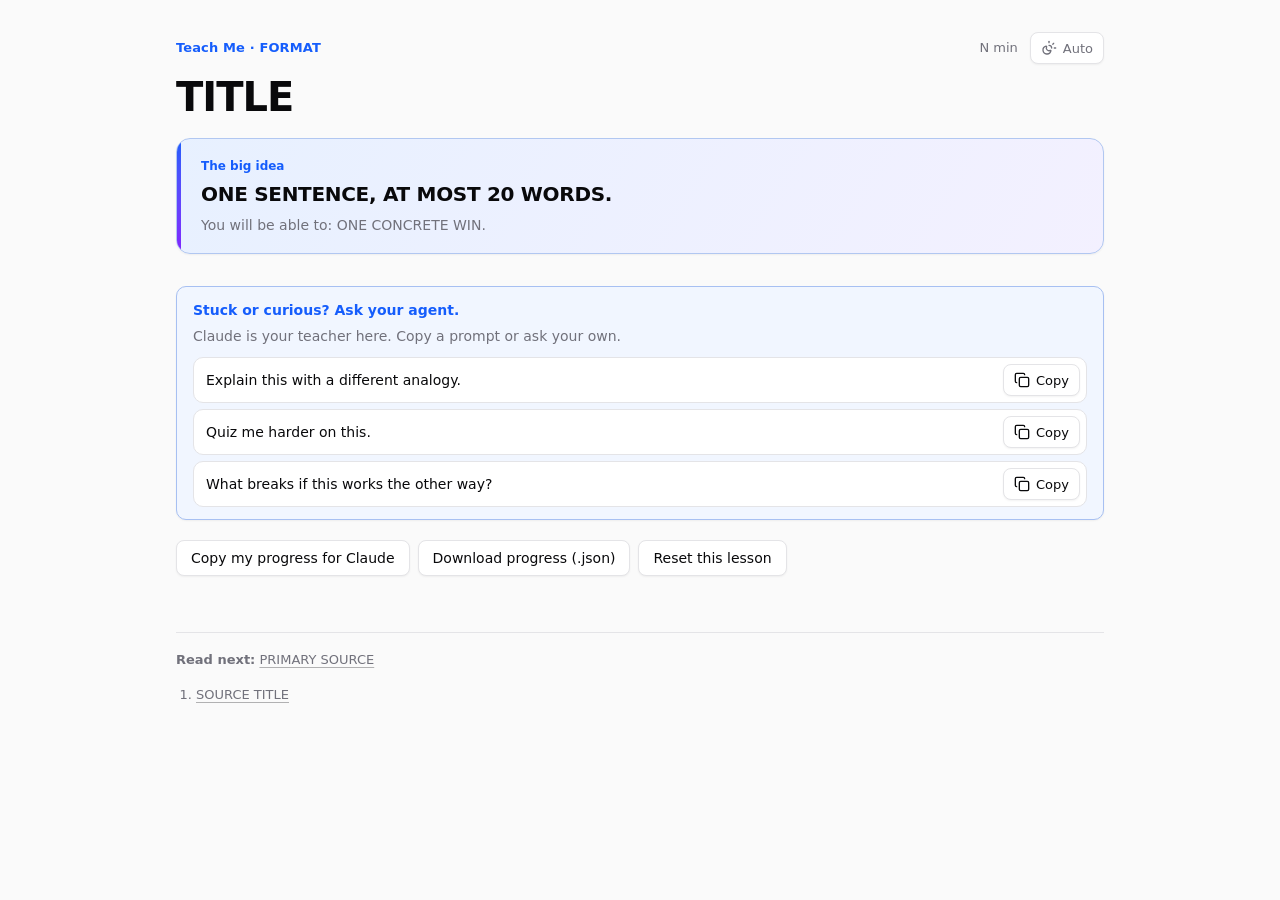
<file: templates/shell.html>
<!doctype html>
<html lang="en">
<head>
<meta charset="utf-8">
<meta name="viewport" content="width=device-width, initial-scale=1">
<title>TITLE IN 2-4 WORDS</title>
<meta name="tm-lesson" content="SLUG">
<meta name="tm-format" content="micro">
<meta name="description" content="THE BIG IDEA IN ONE LINE">
<link rel="stylesheet" href="tm.css" data-tm-inline>
</head>
<body>
<main class="tm">
  <div class="tm-top"><span class="tm-kicker">Teach Me · FORMAT</span><span class="tm-sp"></span><span>N min</span><button class="tm-iconbtn" type="button" data-tm-theme></button></div>
  <h1>TITLE</h1>
  <section class="tm-bigidea">
    <strong>The big idea</strong>
    <p>ONE SENTENCE, AT MOST 20 WORDS.</p>
    <p class="tm-win">You will be able to: ONE CONCRETE WIN.</p>
  </section>

  <!-- Content: short prose (max 3 sentences per paragraph) between components.
       Components: scene, diagram, stepper, sim, predict, quiz, spotbug, cards, explain, ask, save.
       See references/components.md for every config field. -->

  <div data-tm="ask"><script type="application/json">{"prompts": ["Explain this with a different analogy.", "Quiz me harder on this.", "What breaks if this works the other way?"]}</script></div>
  <div data-tm="save"></div>

  <footer class="tm-sources">
    <b>Read next:</b> <a href="https://example.com">PRIMARY SOURCE</a>
    <ol><li><a href="https://example.com">SOURCE TITLE</a></li></ol>
  </footer>
</main>
<script src="tm.js" data-tm-inline></script>
<!-- Optional: custom figures. Inline <script> after tm.js, or <script src="model.js" data-tm-inline></script> -->
</body>
</html>
</file>
<file: templates/tm.css>
/* Teach Me runtime styles. Shipped with the plugin; lessons never rewrite this file.
   Look and tokens follow shadcn/ui (MIT, ui.shadcn.com): zinc theme, new-york-v4 component styles.
   Old token names (--paper, --panel, --ink, --line, --soft …) are kept so existing lessons keep working. */
:root {
  /* shadcn zinc, light */
  --paper: oklch(0.985 0 0);                 /* page: zinc-50, so white cards lift off it */
  --panel: oklch(1 0 0);                     /* card / background */
  --ink: oklch(0.141 0.005 285.823);         /* foreground */
  --muted: oklch(0.552 0.016 285.938);       /* muted-foreground */
  --line: oklch(0.92 0.004 286.32);          /* border / input */
  --soft: oklch(0.967 0.001 286.375);        /* muted / secondary / accent surface */
  --primary: oklch(0.21 0.006 285.885);
  --primary-fg: oklch(0.985 0 0);
  --ring: oklch(0.705 0.015 286.067);
  /* figure colours (Tailwind palette, as shadcn charts use) */
  --accent: oklch(0.546 0.245 262.881);      /* blue-600: the thing that moves / is active */
  --accent-soft: oklch(0.97 0.014 254.604);  /* blue-50 */
  --good: oklch(0.596 0.145 163.225);        /* emerald-600 */
  --good-soft: oklch(0.979 0.021 166.113);
  --bad: oklch(0.577 0.245 27.325);          /* shadcn destructive */
  --bad-soft: oklch(0.971 0.013 17.38);
  --warn: oklch(0.666 0.179 58.318);         /* amber-600 */
  --warn-soft: oklch(0.987 0.022 95.277);
  --code-bg: oklch(0.985 0 0);
  --m: oklch(0.546 0.245 262.881); --f: oklch(0.586 0.253 17.585); --n: oklch(0.596 0.145 163.225); /* German genders */
  --serif: ui-serif, "Iowan Old Style", "Palatino Linotype", Georgia, serif;
  --sans: "Geist", "Inter", system-ui, -apple-system, "Segoe UI", Roboto, sans-serif;
  --mono: "Geist Mono", ui-monospace, "Cascadia Code", "SF Mono", Consolas, monospace;
  --radius: 10px; --r: 14px;                 /* --radius = shadcn lg; cards use xl */
  --shadow-xs: 0 1px 2px 0 rgb(0 0 0 / .05);
  --shadow: 0 1px 3px 0 rgb(0 0 0 / .1), 0 1px 2px -1px rgb(0 0 0 / .1);
  --ease: cubic-bezier(.4, 0, .2, 1);
  --focus: 0 0 0 3px color-mix(in oklab, var(--ring) 50%, transparent);
  color-scheme: light;
}
@media (prefers-color-scheme: dark) {
  :root:not([data-theme="light"]) {
    --paper: oklch(0.141 0.005 285.823); --panel: oklch(0.21 0.006 285.885); --ink: oklch(0.985 0 0);
    --muted: oklch(0.705 0.015 286.067); --line: oklch(1 0 0 / 10%); --soft: oklch(0.274 0.006 286.033);
    --primary: oklch(0.92 0.004 286.32); --primary-fg: oklch(0.21 0.006 285.885); --ring: oklch(0.552 0.016 285.938);
    --accent: oklch(0.707 0.165 254.624); --accent-soft: oklch(0.282 0.091 267.935);
    --good: oklch(0.765 0.177 163.223); --good-soft: oklch(0.262 0.051 172.552);
    --bad: oklch(0.704 0.191 22.216); --bad-soft: oklch(0.258 0.092 26.042);
    --warn: oklch(0.828 0.189 84.429); --warn-soft: oklch(0.279 0.077 45.635); --code-bg: oklch(0.181 0.005 285.823);
    --m: oklch(0.707 0.165 254.624); --f: oklch(0.712 0.194 13.428); --n: oklch(0.765 0.177 163.223);
    --shadow-xs: 0 1px 2px 0 rgb(0 0 0 / .3); --shadow: 0 1px 3px 0 rgb(0 0 0 / .4), 0 1px 2px -1px rgb(0 0 0 / .4);
    color-scheme: dark;
  }
}
:root[data-theme="dark"] {
  --paper: oklch(0.141 0.005 285.823); --panel: oklch(0.21 0.006 285.885); --ink: oklch(0.985 0 0);
  --muted: oklch(0.705 0.015 286.067); --line: oklch(1 0 0 / 10%); --soft: oklch(0.274 0.006 286.033);
  --primary: oklch(0.92 0.004 286.32); --primary-fg: oklch(0.21 0.006 285.885); --ring: oklch(0.552 0.016 285.938);
  --accent: oklch(0.707 0.165 254.624); --accent-soft: oklch(0.282 0.091 267.935);
  --good: oklch(0.765 0.177 163.223); --good-soft: oklch(0.262 0.051 172.552);
  --bad: oklch(0.704 0.191 22.216); --bad-soft: oklch(0.258 0.092 26.042);
  --warn: oklch(0.828 0.189 84.429); --warn-soft: oklch(0.279 0.077 45.635); --code-bg: oklch(0.181 0.005 285.823);
  --m: oklch(0.707 0.165 254.624); --f: oklch(0.712 0.194 13.428); --n: oklch(0.765 0.177 163.223);
  --shadow-xs: 0 1px 2px 0 rgb(0 0 0 / .3); --shadow: 0 1px 3px 0 rgb(0 0 0 / .4), 0 1px 2px -1px rgb(0 0 0 / .4);
  color-scheme: dark;
}

* { box-sizing: border-box; }
[hidden] { display: none !important; }
html { -webkit-text-size-adjust: 100%; }
body { margin: 0; background: var(--paper); color: var(--ink); font: 16px/1.65 var(--sans); -webkit-font-smoothing: antialiased; text-rendering: optimizeLegibility; }
main.tm { max-width: 960px; margin: 0 auto; padding: 32px 16px 96px; }
h1, h2, h3 { line-height: 1.15; font-weight: 600; letter-spacing: -.025em; text-wrap: balance; }
h1 { font-size: clamp(30px, 5vw, 40px); font-weight: 700; margin: 10px 0 14px; }
h2 { font-size: 24px; margin: 48px 0 8px; padding-bottom: 6px; border-bottom: 1px solid var(--line); }
h3 { font-size: 19px; margin: 28px 0 6px; }
p { text-wrap: pretty; }
a { color: var(--ink); text-decoration: underline; text-decoration-color: color-mix(in oklab, var(--ink) 30%, transparent); text-underline-offset: 3px; transition: text-decoration-color .15s var(--ease); }
a:hover { text-decoration-color: var(--ink); }
code, kbd { font-family: var(--mono); font-size: .875em; font-weight: 500; background: var(--soft); border-radius: 6px; padding: .15em .35em; }
kbd { border: 1px solid var(--line); box-shadow: 0 1px 0 var(--line); font-size: .78em; }
pre { font-family: var(--mono); font-size: 14px; background: var(--code-bg); border: 1px solid var(--line); border-radius: var(--radius); padding: 14px 16px; overflow-x: auto; }
pre code { background: none; padding: 0; font-weight: 400; }
hr { border: 0; border-top: 1px solid var(--line); margin: 40px 0; }
button, select, input, textarea { font: inherit; color: inherit; }
:focus-visible { outline: none; box-shadow: var(--focus); }
a:focus-visible { border-radius: 4px; }
::selection { background: color-mix(in oklab, var(--accent) 25%, transparent); }
.tm-muted { color: var(--muted); }
.tm-ico { width: 16px; height: 16px; flex: none; pointer-events: none; }

/* Top bar */
.tm-top { display: flex; align-items: center; gap: 12px; font-size: 13px; color: var(--muted); }
.tm-top .tm-kicker { font-weight: 500; letter-spacing: .01em; }
.tm-top .tm-sp { flex: 1; }

/* Buttons: shadcn variants. .tm-btn = outline, .tm-primary = default, .tm-iconbtn = outline sm */
.tm-btn, .tm-iconbtn { display: inline-flex; align-items: center; justify-content: center; gap: 6px; white-space: nowrap; border: 1px solid var(--line); background: var(--panel); box-shadow: var(--shadow-xs); border-radius: 8px; height: 36px; padding: 0 14px; font-size: 14px; font-weight: 500; line-height: 1; cursor: pointer; transition: background-color .15s var(--ease), border-color .15s var(--ease), color .15s var(--ease), box-shadow .15s var(--ease), opacity .15s var(--ease); }
.tm-iconbtn { height: 32px; padding: 0 10px; font-size: 13px; gap: 6px; }
.tm-btn:hover:not([disabled]), .tm-iconbtn:hover:not([disabled]) { background: var(--soft); }
.tm-btn:active:not([disabled]), .tm-iconbtn:active:not([disabled]) { transform: translateY(.5px); }
.tm-btn[disabled], .tm-iconbtn[disabled] { opacity: .5; pointer-events: none; }
.tm-btn.tm-primary { background: var(--primary); border-color: transparent; color: var(--primary-fg); }
.tm-btn.tm-primary:hover:not([disabled]) { background: color-mix(in oklab, var(--primary) 90%, transparent); }
:root[data-theme="dark"] :is(.tm-btn:not(.tm-primary), .tm-iconbtn) { background: color-mix(in oklab, white 4.5%, transparent); border-color: oklch(1 0 0 / 15%); }
@media (prefers-color-scheme: dark) { :root:not([data-theme="light"]) :is(.tm-btn:not(.tm-primary), .tm-iconbtn) { background: color-mix(in oklab, white 4.5%, transparent); border-color: oklch(1 0 0 / 15%); } }

/* Segmented control = shadcn Tabs list */
.tm-seg { display: inline-flex; align-items: center; height: 32px; padding: 3px; gap: 2px; border-radius: var(--radius); background: var(--soft); color: var(--muted); }
.tm-seg button { height: 100%; border: 1px solid transparent; background: transparent; border-radius: 7px; padding: 0 10px; font-size: 13px; font-weight: 500; cursor: pointer; color: color-mix(in oklab, var(--ink) 60%, transparent); transition: color .15s var(--ease), background-color .15s var(--ease), box-shadow .15s var(--ease); }
.tm-seg button:hover { color: var(--ink); }
.tm-seg button[aria-pressed="true"] { background: var(--panel); color: var(--ink); box-shadow: var(--shadow-xs); }
:root[data-theme="dark"] .tm-seg button[aria-pressed="true"] { background: oklch(1 0 0 / 8%); border-color: oklch(1 0 0 / 12%); }
@media (prefers-color-scheme: dark) { :root:not([data-theme="light"]) .tm-seg button[aria-pressed="true"] { background: oklch(1 0 0 / 8%); border-color: oklch(1 0 0 / 12%); } }

/* Badge */
.tm-badge, .tm-fig { display: inline-flex; align-items: center; height: 22px; padding: 0 8px; border-radius: 999px; font: 500 12px var(--sans); font-variant-numeric: tabular-nums; background: var(--soft); color: var(--muted); white-space: nowrap; }
.tm-fig { border: 1px solid var(--line); background: transparent; }

/* Big idea */
.tm-bigidea { position: relative; background: var(--panel); border: 1px solid var(--line); border-radius: var(--r); box-shadow: var(--shadow-xs); padding: 18px 20px 18px 24px; margin: 18px 0 32px; overflow: hidden; }
.tm-bigidea::before { content: ""; position: absolute; inset: 0 auto 0 0; width: 4px; background: var(--accent); }
.tm-bigidea strong:first-child { display: block; font-size: 12px; font-weight: 500; color: var(--muted); margin-bottom: 4px; }
.tm-bigidea p { margin: 0; font-size: 20px; font-weight: 600; letter-spacing: -.015em; line-height: 1.35; }
.tm-bigidea .tm-win { font-size: 14px; font-weight: 400; letter-spacing: 0; color: var(--muted); margin-top: 8px; }

/* Card frame for figures and widgets (shadcn Card) */
.tm-card { background: var(--panel); border: 1px solid var(--line); border-radius: var(--r); box-shadow: var(--shadow-xs); margin: 28px 0; overflow: hidden; }
.tm-card-head { display: flex; gap: 10px; align-items: center; flex-wrap: wrap; padding: 12px 16px; border-bottom: 1px solid var(--line); font-size: 13px; color: var(--muted); }
.tm-card-head b { color: var(--ink); font-weight: 600; font-size: 14px; letter-spacing: -.01em; }
.tm-card-head .tm-sp { flex: 1; }
.tm-card-body { padding: 16px; }
.tm-hint { min-height: calc(2 * 1.55em + 22px); font-size: 14px; line-height: 1.55; padding: 11px 16px; color: var(--ink); background: color-mix(in oklab, var(--soft) 55%, transparent); border-bottom: 1px solid var(--line); }
.tm-hint b { font-weight: 600; }

/* Player controls */
.tm-controls { display: flex; flex-wrap: wrap; gap: 8px; align-items: center; padding: 10px 12px; border-top: 1px solid var(--line); font-size: 14px; }
.tm-controls .tm-btn { width: 32px; height: 32px; padding: 0; }
.tm-controls .tm-sp { flex: 1; }

/* Range slider (shadcn Slider look): --v is set by the runtime */
input[type=range] { -webkit-appearance: none; appearance: none; height: 16px; background: transparent; cursor: pointer; margin: 0; }
input[type=range]::-webkit-slider-runnable-track { height: 6px; border-radius: 999px; background: linear-gradient(to right, var(--primary) var(--v, 50%), var(--soft) var(--v, 50%)); }
input[type=range]::-moz-range-track { height: 6px; border-radius: 999px; background: var(--soft); }
input[type=range]::-moz-range-progress { height: 6px; border-radius: 999px; background: var(--primary); }
input[type=range]::-webkit-slider-thumb { -webkit-appearance: none; width: 16px; height: 16px; margin-top: -5px; border-radius: 50%; background: #fff; border: 1px solid var(--primary); box-shadow: var(--shadow); transition: box-shadow .15s var(--ease); }
input[type=range]::-moz-range-thumb { width: 14px; height: 14px; border-radius: 50%; background: #fff; border: 1px solid var(--primary); box-shadow: var(--shadow); }
input[type=range]:hover::-webkit-slider-thumb, input[type=range]:focus-visible::-webkit-slider-thumb { box-shadow: 0 0 0 4px color-mix(in oklab, var(--ring) 50%, transparent); }
input[type=range]:focus-visible { box-shadow: none; }
.tm-scrub { flex: 1; min-width: 120px; }

/* Select and text input (shadcn Select trigger / Input) */
.tm-select, .tm-input { width: 100%; height: 36px; padding: 0 12px; border: 1px solid var(--line); border-radius: 8px; background-color: transparent; box-shadow: var(--shadow-xs); font-size: 14px; color: var(--ink); transition: border-color .15s var(--ease), box-shadow .15s var(--ease); }
.tm-input { font-family: var(--mono); }
.tm-select { -webkit-appearance: none; appearance: none; padding-right: 34px; cursor: pointer; background-image: url("data:image/svg+xml,%3Csvg xmlns='http://www.w3.org/2000/svg' width='16' height='16' viewBox='0 0 24 24' fill='none' stroke='%2371717a' stroke-width='2' stroke-linecap='round' stroke-linejoin='round'%3E%3Cpath d='m6 9 6 6 6-6'/%3E%3C/svg%3E"); background-repeat: no-repeat; background-position: right 10px center; }
.tm-select option { background: var(--panel); color: var(--ink); }
.tm-select:hover, .tm-input:hover { border-color: color-mix(in oklab, var(--ring) 70%, transparent); }
.tm-select:focus-visible, .tm-input:focus-visible { border-color: var(--ring); }

/* Step buttons (scene / machine) */
.tm-scene { display: grid; grid-template-columns: 220px 1fr; }
.tm-steps { display: flex; flex-direction: column; gap: 4px; padding: 12px; border-right: 1px solid var(--line); background: color-mix(in oklab, var(--soft) 35%, transparent); }
.tm-step { position: relative; display: flex; gap: 10px; align-items: center; text-align: left; width: 100%; border: 1px solid transparent; background: transparent; border-radius: 8px; padding: 7px 10px 9px 8px; cursor: pointer; font-size: 14px; font-weight: 500; line-height: 1.3; color: var(--ink); overflow: hidden; transition: background-color .15s var(--ease), border-color .15s var(--ease), color .2s var(--ease), opacity .2s var(--ease), box-shadow .2s var(--ease); }
.tm-step::after { content: ""; position: absolute; left: 0; bottom: 0; height: 2px; width: calc(var(--p, 0) * 100%); background: var(--accent); opacity: 0; transition: opacity .2s var(--ease); }
.tm-step .tm-num { position: relative; flex: none; width: 22px; height: 22px; border-radius: 50%; display: grid; place-items: center; border: 1px solid var(--line); background: var(--panel); font: 500 12px var(--sans); font-variant-numeric: tabular-nums; color: var(--muted); transition: background-color .2s var(--ease), color .2s var(--ease), border-color .2s var(--ease); }
.tm-step:hover:not([disabled]) { background: var(--soft); }
.tm-step[disabled] { cursor: default; opacity: .5; }
.tm-step.tm-next:not([disabled]) { background: var(--panel); border-color: var(--line); box-shadow: var(--shadow-xs); }
.tm-step.tm-next:not([disabled]) .tm-num { background: var(--primary); border-color: transparent; color: var(--primary-fg); }
.tm-step.tm-next:not([disabled]) .tm-num::before { content: ""; position: absolute; inset: -4px; border-radius: 50%; border: 2px solid var(--ring); opacity: 0; animation: tm-ping 1.8s var(--ease) infinite; }
@keyframes tm-ping { 0% { transform: scale(.85); opacity: .7; } 80%, 100% { transform: scale(1.35); opacity: 0; } }
.tm-step.tm-now { background: var(--panel); border-color: var(--line); box-shadow: var(--shadow-xs); opacity: 1; }
.tm-step.tm-now::after { opacity: 1; }
.tm-step.tm-now .tm-num { background: var(--accent); border-color: transparent; color: #fff; }
.tm-step.tm-done { color: var(--muted); opacity: 1; }
.tm-step.tm-done .tm-num { font-size: 0; background: var(--good-soft); border-color: color-mix(in oklab, var(--good) 35%, transparent); color: var(--good); }
.tm-step.tm-done .tm-num::after { content: ""; width: 12px; height: 12px; background: currentColor; -webkit-mask: url("data:image/svg+xml,%3Csvg xmlns='http://www.w3.org/2000/svg' viewBox='0 0 24 24' fill='none' stroke='black' stroke-width='3' stroke-linecap='round' stroke-linejoin='round'%3E%3Cpath d='M20 6 9 17l-5-5'/%3E%3C/svg%3E") center / contain no-repeat; mask: url("data:image/svg+xml,%3Csvg xmlns='http://www.w3.org/2000/svg' viewBox='0 0 24 24' fill='none' stroke='black' stroke-width='3' stroke-linecap='round' stroke-linejoin='round'%3E%3Cpath d='M20 6 9 17l-5-5'/%3E%3C/svg%3E") center / contain no-repeat; }
.tm-stage { position: relative; min-height: 260px; display: grid; place-items: center; padding: 16px; }
.tm-stage svg { width: 100%; height: auto; max-height: 520px; overflow: visible; }
.tm-chips { display: flex; flex-wrap: wrap; gap: 6px; padding: 0 16px 14px; }
.tm-chips:empty { display: none; }
.tm-chip { display: inline-flex; align-items: center; gap: 6px; height: 24px; font: 12px var(--mono); color: var(--muted); border: 1px solid var(--line); border-radius: 6px; padding: 0 8px; background: var(--panel); transition: background-color .2s var(--ease), border-color .2s var(--ease), color .2s var(--ease); }
.tm-chip b { font-weight: 500; color: var(--ink); }
.tm-chip.tm-hot { border-color: color-mix(in oklab, var(--accent) 40%, transparent); background: var(--accent-soft); color: var(--accent); }
.tm-chip.tm-hot b { color: var(--accent); }
.tm-sound { position: absolute; font: italic 700 20px var(--serif); color: var(--accent); pointer-events: none; transform: rotate(-6deg); opacity: 0; transition: opacity .2s; }
@media (max-width: 720px) {
  .tm-scene { grid-template-columns: 1fr; }
  .tm-steps { flex-direction: row; overflow-x: auto; border-right: 0; border-bottom: 1px solid var(--line); scrollbar-width: none; }
  .tm-step { flex: none; width: auto; }
}

/* SVG helpers used by scenes and diagrams */
.tm-svg text { font-family: var(--sans); }
.tm-svg text:not([fill]) { fill: var(--ink); }
.tm-svg .lbl { font-size: 13px; font-weight: 500; }
.tm-svg .sub { font-size: 11px; }
.tm-svg .sub:not([fill]) { fill: var(--muted); }
.tm-svg .ink { stroke: var(--ink); fill: none; stroke-width: 1.4; stroke-linejoin: round; stroke-linecap: round; }
.tm-svg .box { fill: var(--panel); stroke: var(--line); stroke-width: 1.4; }
.tm-svg :not(g).hot { stroke: var(--accent) !important; }
.tm-svg .hotfill { fill: var(--accent-soft) !important; }
.tm-svg .accent { fill: var(--accent); }
.tm-svg .edge { stroke: var(--muted); stroke-width: 1.4; fill: none; opacity: .7; transition: stroke .2s var(--ease), opacity .2s var(--ease); }
.tm-svg .edge.hot { stroke-width: 2.2; opacity: 1; }
.tm-svg .zone { fill: color-mix(in oklab, var(--soft) 60%, transparent); stroke: var(--line); stroke-dasharray: 4 4; }
.tm-svg .node { cursor: pointer; }
.tm-svg .node rect { fill: var(--panel); stroke: var(--line); stroke-width: 1.2; transition: stroke .2s var(--ease), fill .2s var(--ease); filter: drop-shadow(0 1px 1px rgb(0 0 0 / .05)); }
.tm-svg .node:hover rect { stroke: var(--ring); }
.tm-svg .node.hot rect { stroke: var(--accent); fill: var(--accent-soft); stroke-width: 1.6; }
.tm-svg .packet { fill: var(--accent); }

/* Code stepper */
.tm-stepper { display: grid; grid-template-columns: minmax(0, 1.4fr) minmax(0, 1fr); }
.tm-code { position: relative; font: 13.5px/1.7 var(--mono); background: var(--code-bg); border-right: 1px solid var(--line); overflow: auto; max-height: 460px; padding: 12px 0; counter-reset: ln; }
.tm-code .ln { display: block; white-space: pre; padding: 0 14px 0 52px; position: relative; transition: background-color .2s var(--ease), box-shadow .2s var(--ease); }
.tm-code .ln::before { counter-increment: ln; content: counter(ln); position: absolute; left: 0; width: 36px; text-align: right; color: var(--muted); opacity: .55; }
.tm-code .ln.tm-cur { background: var(--accent-soft); box-shadow: inset 2px 0 var(--accent); }
.tm-code .ln.tm-cur::before { color: var(--accent); opacity: 1; }
.tm-code .ln.tm-click { cursor: pointer; }
.tm-code .ln.tm-click:hover { background: var(--soft); }
.tm-code .ln.tm-right { background: var(--good-soft); box-shadow: inset 2px 0 var(--good); }
.tm-code .ln.tm-wrong { background: var(--bad-soft); box-shadow: inset 2px 0 var(--bad); }
.tm-side { display: flex; flex-direction: column; min-width: 0; }
.tm-side h4 { margin: 0; padding: 8px 14px; font: 500 12px var(--sans); color: var(--muted); border-bottom: 1px solid var(--line); background: color-mix(in oklab, var(--soft) 40%, transparent); }
.tm-vars { width: 100%; border-collapse: collapse; font: 13px var(--mono); }
.tm-vars td { padding: 5px 14px; border-bottom: 1px solid var(--line); vertical-align: top; word-break: break-word; transition: background-color .3s var(--ease), color .3s var(--ease); }
.tm-vars td:first-child { color: var(--muted); width: 40%; }
.tm-vars tr.tm-changed td:last-child { background: var(--accent-soft); color: var(--accent); font-weight: 600; animation: tm-flash .6s var(--ease); }
@keyframes tm-flash { from { background: color-mix(in oklab, var(--accent) 30%, transparent); } }
.tm-console { flex: 1; min-height: 90px; margin: 0; border: 0; border-radius: 0; background: oklch(0.141 0.005 285.823); color: oklch(0.871 0.006 286.286); font-size: 13px; white-space: pre-wrap; }
.tm-note { padding: 11px 16px; font-size: 14px; border-top: 1px solid var(--line); background: color-mix(in oklab, var(--soft) 55%, transparent); min-height: 3.2em; }
.tm-params { display: flex; flex-wrap: wrap; gap: 10px; padding: 10px 16px; border-top: 1px solid var(--line); font-size: 14px; align-items: center; }
.tm-params label { display: inline-flex; gap: 6px; align-items: center; font: 13px var(--mono); }
.tm-params input { font: 13px var(--mono); width: 7em; height: 30px; padding: 0 8px; border: 1px solid var(--line); border-radius: 6px; background: var(--panel); box-shadow: var(--shadow-xs); color: var(--ink); }
.tm-params input:focus-visible { border-color: var(--ring); }
@media (max-width: 720px) { .tm-stepper { grid-template-columns: 1fr; } .tm-code { border-right: 0; border-bottom: 1px solid var(--line); } }

/* Sim */
.tm-sim-inputs { display: grid; gap: 14px; padding: 14px 16px; border-top: 1px solid var(--line); }
.tm-sim-inputs label { display: grid; grid-template-columns: minmax(110px, 180px) 1fr 90px; gap: 14px; align-items: center; font-size: 14px; font-weight: 500; }
.tm-sim-inputs input[type=range] { width: 100%; }
.tm-sim-inputs output { font: 500 13px var(--mono); text-align: right; font-variant-numeric: tabular-nums; }

/* Quiz and predict (options look like shadcn RadioGroup items in cards) */
.tm-quiz { padding: 20px; }
.tm-quiz .tm-q { font-weight: 600; font-size: 16px; letter-spacing: -.01em; margin: 0 0 14px; }
.tm-quiz .tm-qn { font: 500 12px var(--sans); color: var(--muted); display: inline-flex; margin-bottom: 6px; }
.tm-opts { display: grid; gap: 8px; }
.tm-opt { position: relative; display: flex; align-items: center; gap: 12px; text-align: left; border: 1px solid var(--line); background: var(--panel); border-radius: var(--radius); padding: 11px 14px; font-size: 15px; cursor: pointer; box-shadow: var(--shadow-xs); transition: background-color .15s var(--ease), border-color .15s var(--ease), box-shadow .15s var(--ease), opacity .2s var(--ease); }
.tm-opt::before { content: ""; flex: none; width: 16px; height: 16px; border-radius: 50%; border: 1px solid color-mix(in oklab, var(--ink) 25%, transparent); background: var(--panel); transition: border-color .15s var(--ease), box-shadow .15s var(--ease), background-color .15s var(--ease); }
.tm-opt:hover:not([disabled]) { background: color-mix(in oklab, var(--soft) 70%, transparent); }
.tm-opt[aria-pressed="true"] { border-color: var(--primary); }
.tm-opt[aria-pressed="true"]::before { border-color: var(--primary); background: var(--primary); box-shadow: inset 0 0 0 3px var(--panel); }
.tm-opt.tm-right { border-color: color-mix(in oklab, var(--good) 60%, var(--panel)); background: var(--good-soft); }
.tm-opt.tm-right::before { border-color: var(--good); background: var(--good); box-shadow: inset 0 0 0 3px var(--good-soft); }
.tm-opt.tm-wrong { border-color: color-mix(in oklab, var(--bad) 60%, var(--panel)); background: var(--bad-soft); }
.tm-opt.tm-wrong::before { border-color: var(--bad); background: var(--bad); box-shadow: inset 0 0 0 3px var(--bad-soft); }
.tm-opt[disabled] { cursor: default; }
.tm-opt[disabled]:not(.tm-right):not(.tm-wrong) { opacity: .6; }
.tm-why { margin-top: 14px; padding: 12px 16px; border-radius: var(--radius); border: 1px solid var(--line); font-size: 14px; line-height: 1.55; background: var(--soft); animation: tm-in .25s var(--ease); }
.tm-why.tm-good { background: var(--good-soft); border-color: color-mix(in oklab, var(--good) 30%, transparent); }
.tm-why.tm-bad { background: var(--bad-soft); border-color: color-mix(in oklab, var(--bad) 30%, transparent); }
.tm-quiz .tm-actions { margin-top: 14px; display: flex; gap: 8px; }
.tm-reveal[hidden] { display: none; }
.tm-reveal:not([hidden]) { animation: tm-in .35s var(--ease); }
@keyframes tm-in { from { opacity: 0; transform: translateY(4px); } }

/* Flashcards */
.tm-cards { padding: 18px; }
.tm-flash { perspective: 1200px; margin: 6px 0 16px; cursor: pointer; }
.tm-flash-inner { display: grid; min-height: 190px; transition: transform .5s cubic-bezier(.3, .7, .2, 1); transform-style: preserve-3d; }
.tm-flash.tm-flipped .tm-flash-inner { transform: rotateY(180deg); }
.tm-face { grid-area: 1 / 1; display: grid; place-items: center; text-align: center; padding: 24px; border: 1px solid var(--line); border-radius: var(--r); background: var(--panel); box-shadow: var(--shadow); backface-visibility: hidden; font-size: 20px; font-weight: 600; letter-spacing: -.015em; line-height: 1.35; }
.tm-face small { display: block; font: 400 14px/1.5 var(--sans); letter-spacing: 0; color: var(--muted); margin-top: 8px; }
.tm-face mark { background: var(--accent-soft); color: var(--accent); border-radius: 4px; padding: 0 .2em; }
.tm-back { transform: rotateY(180deg); background: color-mix(in oklab, var(--soft) 50%, var(--panel)); }
.tm-grades { display: flex; gap: 8px; justify-content: center; flex-wrap: wrap; }
.tm-deckbar { display: flex; gap: 12px; align-items: center; font-size: 13px; color: var(--muted); margin-bottom: 4px; }
.tm-deckbar .tm-sp { flex: 1; }

/* Gender colouring for language lessons */
.g-m { color: var(--m); font-weight: 600; } .g-f { color: var(--f); font-weight: 600; } .g-n { color: var(--n); font-weight: 600; }

/* Speak button (icon button, ghost) */
.tm-say { display: inline-grid; place-items: center; border: 1px solid var(--line); background: var(--panel); box-shadow: var(--shadow-xs); border-radius: 8px; width: 28px; height: 28px; padding: 0; cursor: pointer; vertical-align: middle; margin-left: 4px; color: var(--muted); transition: background-color .15s var(--ease), color .15s var(--ease), border-color .15s var(--ease); }
.tm-say .tm-ico { width: 14px; height: 14px; }
.tm-say:hover { background: var(--soft); color: var(--ink); }
.tm-say.tm-speaking { border-color: color-mix(in oklab, var(--accent) 40%, transparent); background: var(--accent-soft); color: var(--accent); }

/* Glossary term (shadcn Tooltip) */
.tm-term { text-decoration: underline dotted; text-decoration-color: var(--muted); text-underline-offset: 4px; cursor: help; position: relative; }
.tm-term:hover::after, .tm-term:focus::after { content: attr(data-def); position: absolute; left: 0; top: calc(100% + 6px); z-index: 20; width: max-content; max-width: min(300px, 80vw); background: var(--primary); color: var(--primary-fg); font-size: 12px; line-height: 1.5; padding: 6px 10px; border-radius: 6px; font-weight: 400; letter-spacing: 0; text-transform: none; animation: tm-pop .15s var(--ease); pointer-events: none; }
@keyframes tm-pop { from { opacity: 0; transform: translateY(-2px) scale(.96); } }

/* Callouts (shadcn Alert), tables, mistakes */
.tm-callout { border: 1px solid var(--line); background: var(--panel); border-radius: var(--radius); padding: 12px 16px; margin: 20px 0; font-size: 14px; line-height: 1.6; box-shadow: var(--shadow-xs); }
.tm-callout > b:first-child { display: block; font-weight: 600; margin-bottom: 2px; }
.tm-callout.tm-warn { border-color: color-mix(in oklab, var(--warn) 40%, transparent); background: var(--warn-soft); }
table.tm-table { border-collapse: collapse; width: 100%; font-size: 14px; margin: 18px 0; }
table.tm-table th, table.tm-table td { border-bottom: 1px solid var(--line); padding: 9px 10px; text-align: left; vertical-align: top; }
table.tm-table th { height: 40px; font-weight: 500; color: var(--muted); vertical-align: middle; }
table.tm-table tbody tr { transition: background-color .15s var(--ease); }
table.tm-table tbody tr:hover { background: color-mix(in oklab, var(--soft) 50%, transparent); }
.tm-cols { display: grid; grid-template-columns: repeat(auto-fit, minmax(240px, 1fr)); gap: 16px; }

/* Explain-back, ask, save, sources */
.tm-explain textarea { width: 100%; min-height: 110px; font: inherit; font-size: 15px; padding: 10px 12px; border: 1px solid var(--line); border-radius: var(--radius); background: transparent; box-shadow: var(--shadow-xs); color: var(--ink); resize: vertical; transition: border-color .15s var(--ease), box-shadow .15s var(--ease); }
.tm-explain textarea:focus-visible { border-color: var(--ring); }
.tm-ask { list-style: none; padding: 0; margin: 0; display: grid; gap: 6px; }
.tm-ask li { display: flex; gap: 10px; align-items: center; border: 1px solid var(--line); border-radius: var(--radius); padding: 6px 6px 6px 12px; background: var(--panel); font-size: 14px; transition: background-color .15s var(--ease); }
.tm-ask li:hover { background: color-mix(in oklab, var(--soft) 50%, var(--panel)); }
.tm-ask li span { flex: 1; }
.tm-save { display: flex; flex-wrap: wrap; gap: 8px; }
.tm-sources { font-size: 13px; color: var(--muted); border-top: 1px solid var(--line); margin-top: 56px; padding-top: 16px; }
.tm-sources a { color: var(--muted); }
.tm-sources a:hover { color: var(--ink); }
.tm-sources ol { padding-left: 20px; }
.tm-nav { display: flex; justify-content: space-between; gap: 12px; margin-top: 24px; font-size: 15px; }
.tm-toast { position: fixed; bottom: 20px; left: 50%; transform: translateX(-50%); background: var(--panel); color: var(--ink); border: 1px solid var(--line); box-shadow: 0 10px 15px -3px rgb(0 0 0 / .1), 0 4px 6px -4px rgb(0 0 0 / .1); padding: 10px 16px; border-radius: var(--radius); font-size: 14px; font-weight: 500; z-index: 50; animation: tm-toast .25s var(--ease); }
@keyframes tm-toast { from { opacity: 0; transform: translate(-50%, 8px); } }

@media (prefers-reduced-motion: reduce) {
  *, *::before, *::after { animation: none !important; transition: none !important; }
}
@media print {
  .tm-controls, .tm-top button, .tm-save, .tm-ask button { display: none !important; }
  body { background: #fff; }
  .tm-card { box-shadow: none; break-inside: avoid; }
}

/* ---------- Colour layer ----------
   shadcn components stay; colour comes from three sources:
   1. dark ink panels (code, console) for black/white contrast,
   2. a tone per card kind (figure blue, code violet, sim cyan, quiz amber, cards emerald),
   3. toned diagram nodes and zones (node.tone / zone.tone, else by column).
   Override any card with data-tone="blue|violet|emerald|amber|rose|cyan" on its mount element. */
:root {
  --blue: oklch(0.546 0.245 262.881); --violet: oklch(0.541 0.281 293.009); --emerald: oklch(0.596 0.145 163.225);
  --amber: oklch(0.666 0.179 58.318); --rose: oklch(0.586 0.253 17.585); --cyan: oklch(0.609 0.126 221.723);
  --inkpanel: oklch(0.21 0.006 285.885); --inkpanel-fg: oklch(0.92 0.004 286.32); --inkpanel-line: oklch(1 0 0 / 10%);
  --t: var(--blue);
}
@media (prefers-color-scheme: dark) { :root:not([data-theme="light"]) {
  --blue: oklch(0.707 0.165 254.624); --violet: oklch(0.702 0.183 293.541); --emerald: oklch(0.765 0.177 163.223);
  --amber: oklch(0.828 0.189 84.429); --rose: oklch(0.712 0.194 13.428); --cyan: oklch(0.789 0.154 211.53);
  --inkpanel: oklch(0.12 0.004 285.823); } }
:root[data-theme="dark"] {
  --blue: oklch(0.707 0.165 254.624); --violet: oklch(0.702 0.183 293.541); --emerald: oklch(0.765 0.177 163.223);
  --amber: oklch(0.828 0.189 84.429); --rose: oklch(0.712 0.194 13.428); --cyan: oklch(0.789 0.154 211.53);
  --inkpanel: oklch(0.12 0.004 285.823); }

.tm-card { --t: var(--blue); --t-soft: color-mix(in oklab, var(--t) 9%, var(--panel)); --t-line: color-mix(in oklab, var(--t) 28%, var(--line)); }
.tm-card:has(.tm-stepper), .tm-card:has(.tm-code) { --t: var(--violet); }
.tm-card:has(.tm-sim-inputs) { --t: var(--cyan); }
.tm-card.tm-quiz, .tm-card:has(.tm-explain) { --t: var(--amber); }
.tm-card.tm-quiz { box-shadow: inset 0 3px var(--t), var(--shadow-xs); }
.tm-card:has(.tm-cards) { --t: var(--emerald); }
.tone-blue, [data-tone="blue"] .tm-card { --t: var(--blue); } .tone-violet, [data-tone="violet"] .tm-card { --t: var(--violet); }
.tone-emerald, [data-tone="emerald"] .tm-card { --t: var(--emerald); } .tone-amber, [data-tone="amber"] .tm-card { --t: var(--amber); }
.tone-rose, [data-tone="rose"] .tm-card { --t: var(--rose); } .tone-cyan, [data-tone="cyan"] .tm-card { --t: var(--cyan); }

/* Card head: tinted strip, coloured figure badge */
.tm-card-head { background: var(--t-soft); border-bottom-color: var(--t-line); }
.tm-card-head .tm-fig { background: var(--t); border-color: transparent; color: var(--panel); font-weight: 600; }
.tm-hint { background: color-mix(in oklab, var(--t) 5%, var(--panel)); box-shadow: inset 3px 0 var(--t); }
.tm-quiz .tm-qn { color: var(--t); font-weight: 600; }

/* Steps rail: next = filled tone, now = tone, done = green check (unchanged) */
.tm-step.tm-next:not([disabled]) .tm-num { background: var(--t); color: var(--panel); }
.tm-step.tm-next:not([disabled]) .tm-num::before { border-color: var(--t); }
.tm-step.tm-now, .tm-step.tm-next:not([disabled]) { border-color: var(--t-line); }
.tm-step.tm-now .tm-num { background: var(--t); color: var(--panel); }
.tm-step::after { background: var(--t); }
.tm-chip.tm-hot { border-color: color-mix(in oklab, var(--t) 40%, transparent); background: var(--t-soft); color: var(--t); }
.tm-chip.tm-hot b { color: var(--t); }
input[type=range]::-webkit-slider-runnable-track { background: linear-gradient(to right, var(--t) var(--v, 50%), var(--soft) var(--v, 50%)); }
input[type=range]::-moz-range-progress { background: var(--t); }
input[type=range]::-webkit-slider-thumb { border-color: var(--t); }
input[type=range]::-moz-range-thumb { border-color: var(--t); }

/* Dark ink panels: code, spot-the-bug, pre */
.tm-code, pre { background: var(--inkpanel); color: var(--inkpanel-fg); border-color: var(--inkpanel-line); }
.tm-code .ln.tm-cur { background: color-mix(in oklab, var(--violet) 26%, transparent); box-shadow: inset 3px 0 var(--violet); }
.tm-code .ln.tm-cur::before { color: oklch(0.811 0.111 293.571); }
.tm-code .ln.tm-click:hover { background: oklch(1 0 0 / 6%); }
.tm-code .ln.tm-right { background: color-mix(in oklab, var(--emerald) 28%, transparent); }
.tm-code .ln.tm-wrong { background: color-mix(in oklab, var(--rose) 28%, transparent); }
.tm-code .ln::before { color: oklch(0.552 0.016 285.938); }
.tm-side h4 { background: var(--t-soft); color: var(--t); font-weight: 600; }
.tm-vars tr.tm-changed td:last-child { background: var(--t-soft); color: var(--t); }

/* Answers, cards and big idea */
.tm-opt[aria-pressed="true"] { border-color: var(--t); }
.tm-opt[aria-pressed="true"]::before { border-color: var(--t); background: var(--t); }
.tm-face:not(.tm-back) { background: linear-gradient(160deg, var(--t-soft), var(--panel) 70%); border-color: var(--t-line); }
.tm-face mark { background: var(--t-soft); color: var(--t); }
.tm-bigidea { background: linear-gradient(120deg, color-mix(in oklab, var(--blue) 10%, var(--panel)), color-mix(in oklab, var(--violet) 8%, var(--panel))); border-color: color-mix(in oklab, var(--blue) 25%, var(--line)); }
.tm-bigidea::before { background: linear-gradient(var(--blue), var(--violet)); }
.tm-bigidea strong:first-child { color: var(--blue); font-weight: 600; }
.tm-top .tm-kicker { color: var(--blue); font-weight: 600; }
.tm-callout:not(.tm-warn) { border-color: color-mix(in oklab, var(--blue) 30%, var(--line)); background: color-mix(in oklab, var(--blue) 6%, var(--panel)); }
.tm-callout:not(.tm-warn) > b:first-child { color: var(--blue); }
.tm-callout.tm-warn > b:first-child { color: var(--amber); }
h2::before { content: ""; display: inline-block; width: 8px; height: 8px; border-radius: 2px; margin: 0 10px 3px 0; background: linear-gradient(135deg, var(--blue), var(--violet)); }

/* Diagram nodes and zones: tinted fill, toned stroke and label */
.tm-svg .node[class*="tone-"] rect { fill: color-mix(in oklab, var(--t) 10%, var(--panel)); stroke: color-mix(in oklab, var(--t) 45%, var(--line)); }
.tm-svg .node[class*="tone-"] .sub { fill: var(--t); }
.tm-svg .node[class*="tone-"]:hover rect { stroke: var(--t); }
.tm-svg .node.hot rect { fill: color-mix(in oklab, var(--t) 18%, var(--panel)) !important; stroke: var(--t) !important; stroke-width: 2; filter: drop-shadow(0 0 6px color-mix(in oklab, var(--t) 45%, transparent)); }
.tm-svg .node.hot text { stroke: none; }
.tm-svg .zone[class*="tone-"] { fill: color-mix(in oklab, var(--t) 5%, transparent); stroke: color-mix(in oklab, var(--t) 40%, transparent); }
.tm-svg .packet { fill: var(--rose); filter: drop-shadow(0 0 4px color-mix(in oklab, var(--rose) 60%, transparent)); }

.tm-back { background: linear-gradient(160deg, color-mix(in oklab, var(--t) 14%, var(--panel)), var(--panel) 75%); border-color: var(--t-line); }
@media (max-width: 720px) { .tm-steps { -webkit-mask-image: linear-gradient(to right, #000 85%, transparent); mask-image: linear-gradient(to right, #000 85%, transparent); } }

/* Wrong/right beat the selected-tone ring */
.tm-opt.tm-right { border-color: color-mix(in oklab, var(--good) 60%, var(--panel)); }
.tm-opt.tm-right::before { border-color: var(--good); background: var(--good); }
.tm-opt.tm-wrong { border-color: color-mix(in oklab, var(--bad) 60%, var(--panel)); }
.tm-opt.tm-wrong::before { border-color: var(--bad); background: var(--bad); }
/* Opt-in halo for labels that sit over lines, water or bars: <text class="halo">. Not global: on light shapes in dark mode a panel-coloured halo smears. */
.tm-svg text.halo { paint-order: stroke; stroke: var(--panel); stroke-width: 3px; stroke-linejoin: round; }

/* Responsive: every block fills the content column; on phones wide figures scroll sideways
   instead of shrinking, so figure text never drops below ~10px. */
@media (max-width: 720px) {
  .tm-stage { display: block; overflow-x: auto; overscroll-behavior-x: contain; padding: 12px; }
  .tm-stage svg { min-width: calc(var(--vbw, 560) * 1px); max-height: none; }
  .tm-stage::-webkit-scrollbar { height: 6px; } .tm-stage::-webkit-scrollbar-thumb { background: var(--line); border-radius: 3px; }
}

/* highlights + notes (tm.js setupNotes) */
mark.tm-hl { background: color-mix(in oklab, var(--warn) 28%, transparent); color: inherit; border-radius: 2px; padding: 0 1px; cursor: pointer; box-decoration-break: clone; -webkit-box-decoration-break: clone; }
mark.tm-hl.tm-hasnote { border-bottom: 2px solid var(--warn); }
mark.tm-hl:hover { background: color-mix(in oklab, var(--warn) 42%, transparent); }
.tm-hlbar { position: absolute; z-index: 60; display: flex; gap: 4px; padding: 4px; background: var(--panel); border: 1px solid var(--line); border-radius: var(--radius); box-shadow: 0 10px 15px -3px rgb(0 0 0 / .1), 0 4px 6px -4px rgb(0 0 0 / .1); animation: tm-pop .15s var(--ease); }
.tm-hlbar[hidden] { display: none; }
.tm-hlnote { display: grid; gap: 8px; padding: 6px; width: min(320px, calc(100vw - 32px)); }
.tm-hlnote q { font-size: 13px; color: var(--muted); }
.tm-hlnote textarea { width: 100%; font: inherit; font-size: 14px; padding: 8px; border: 1px solid var(--line); border-radius: 6px; background: var(--paper); color: var(--ink); resize: vertical; }
@media print { .tm-hlbar { display: none; } }
</file>
